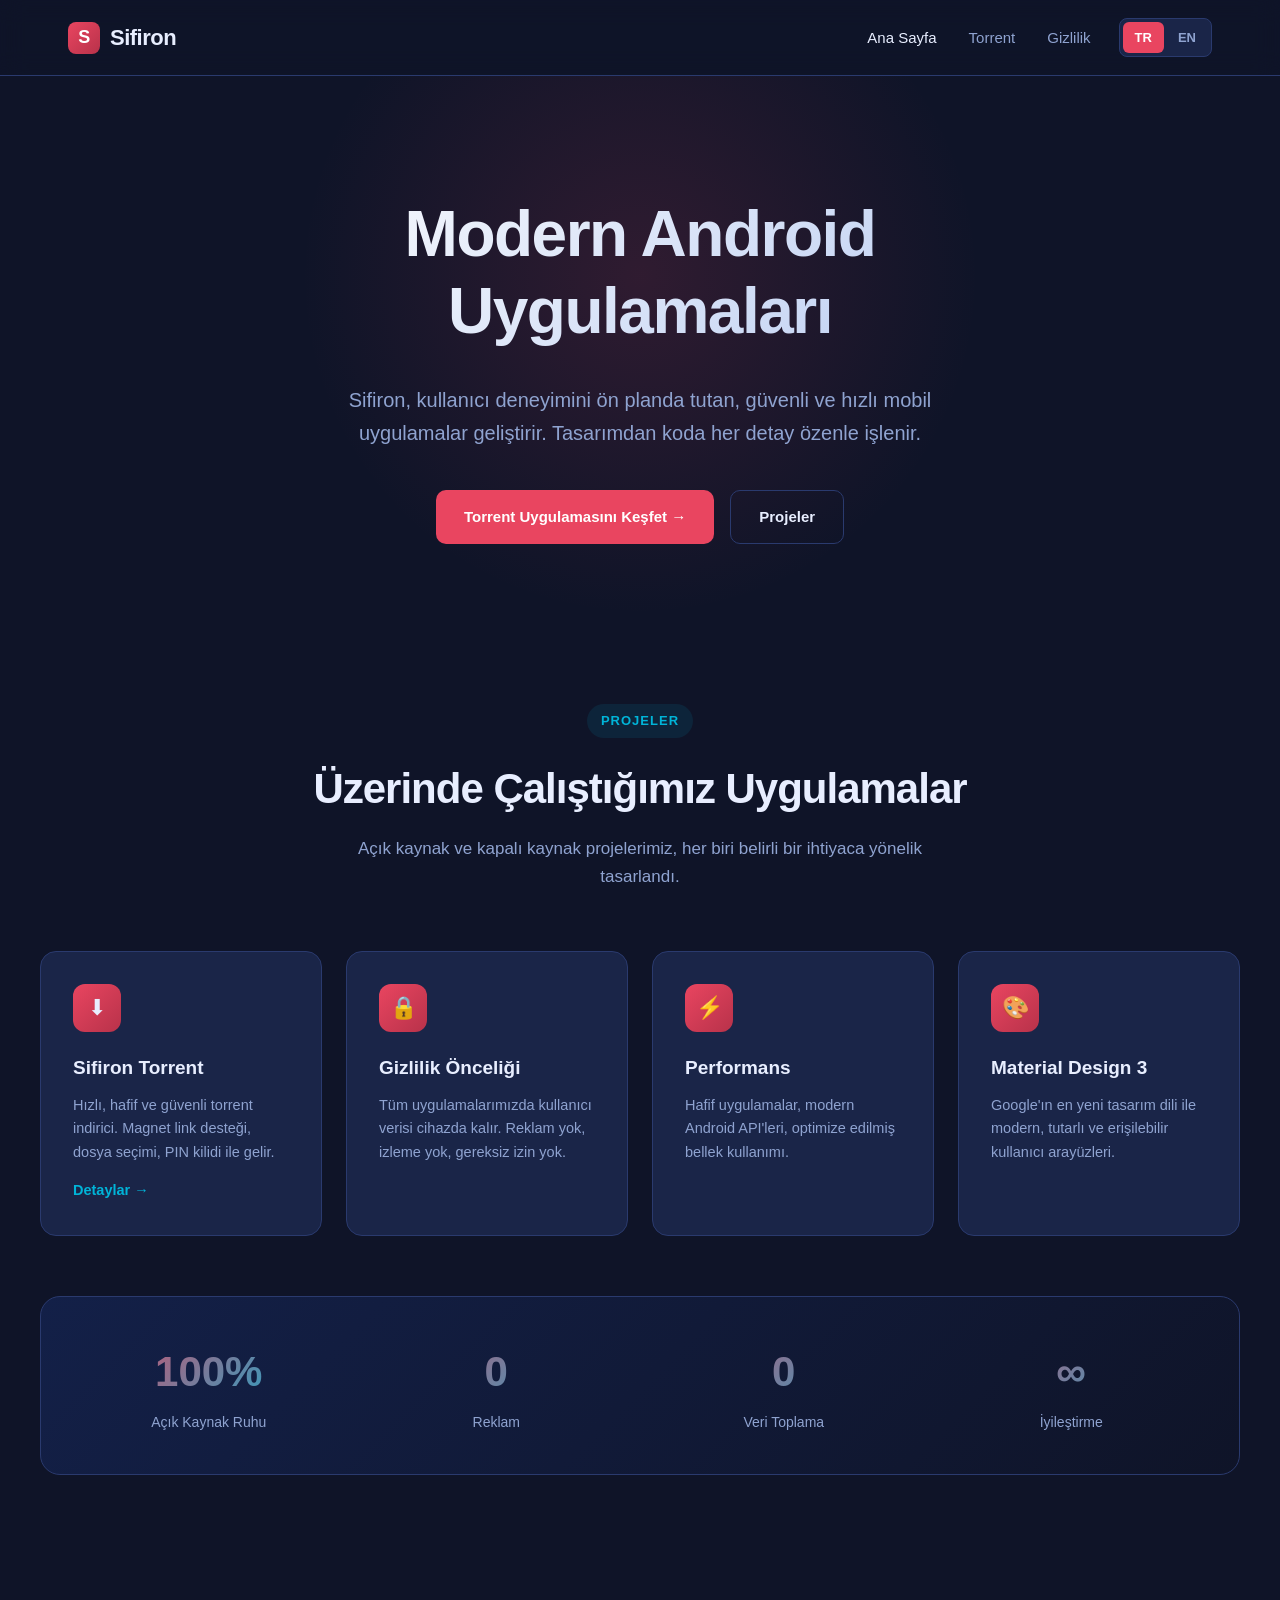
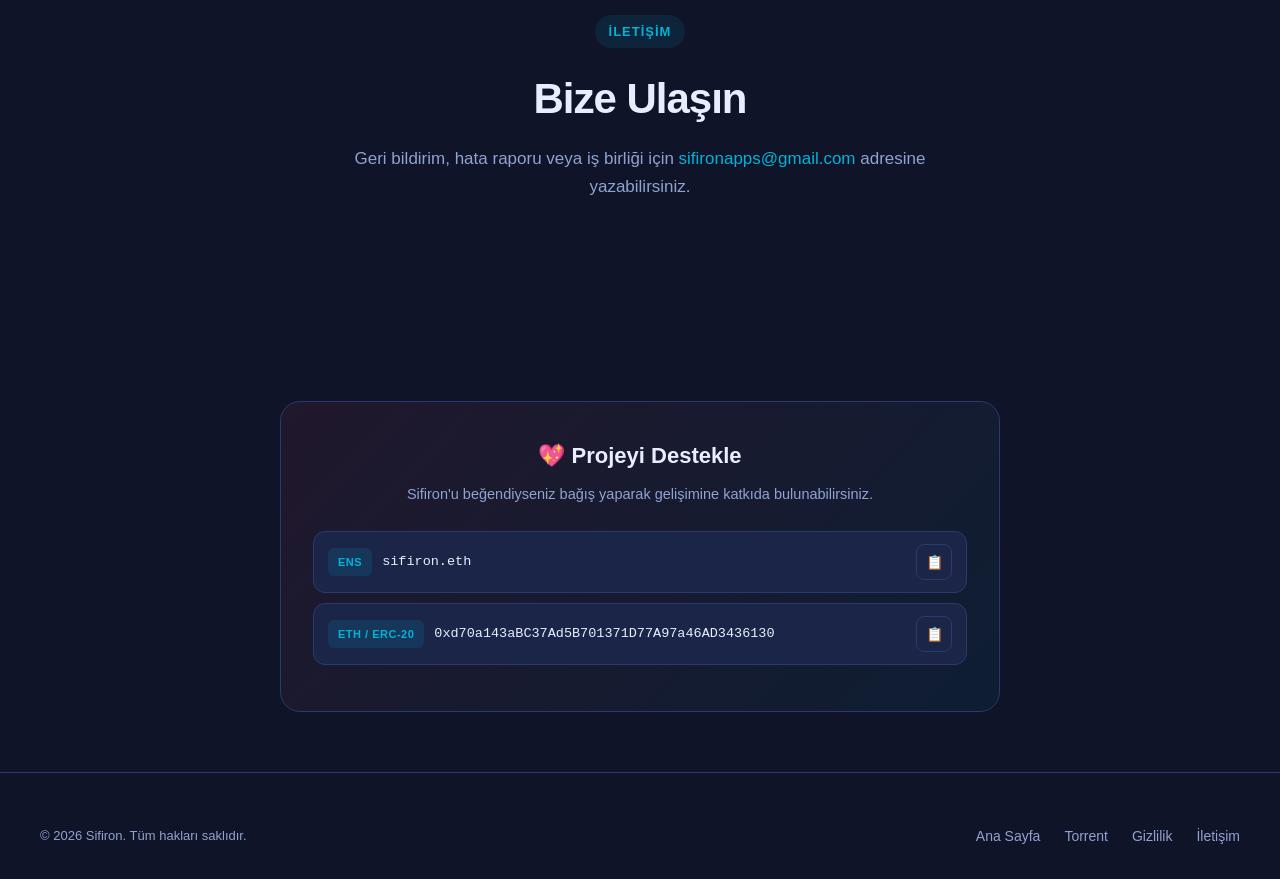
<file: index.html>
<!DOCTYPE html>
<html lang="tr">
<head>
<meta charset="UTF-8">
<meta name="viewport" content="width=device-width, initial-scale=1.0">
<meta name="description" content="Sifiron - Modern Android uygulamaları geliştiriyoruz. Hızlı, güvenli ve kullanıcı dostu.">
<title>Sifiron — Modern Android Uygulamaları</title>
<link rel="stylesheet" href="assets/style.css">
<link rel="icon" type="image/svg+xml" href="data:image/svg+xml,%3Csvg xmlns='http://www.w3.org/2000/svg' viewBox='0 0 100 100'%3E%3Crect width='100' height='100' rx='22' fill='%23E94560'/%3E%3Ctext x='50' y='65' font-family='Arial' font-size='50' font-weight='900' fill='white' text-anchor='middle'%3ES%3C/text%3E%3C/svg%3E">
</head>
<body>

<header>
  <nav class="nav">
    <a href="/" class="logo">
      <span class="logo-mark">S</span>
      <span>Sifiron</span>
    </a>
    <div class="nav-right">
      <ul class="nav-links">
        <li><a href="/" class="active">Ana Sayfa</a></li>
        <li><a href="/torrent/">Torrent</a></li>
        <li><a href="/privacy/">Gizlilik</a></li>
      </ul>
      <div class="lang-switch">
        <a href="/" class="active">TR</a>
        <a href="/en/">EN</a>
      </div>
    </div>
  </nav>
</header>

<section class="hero">
  <div class="hero-content">
    <h1>Modern Android<br>Uygulamaları</h1>
    <p>
      Sifiron, kullanıcı deneyimini ön planda tutan, güvenli ve hızlı
      mobil uygulamalar geliştirir. Tasarımdan koda her detay özenle işlenir.
    </p>
    <div class="cta-row">
      <a href="/torrent/" class="btn btn-primary">
        Torrent Uygulamasını Keşfet →
      </a>
      <a href="#projects" class="btn btn-ghost">Projeler</a>
    </div>
  </div>
</section>

<section id="projects">
  <div class="container">
    <div class="section-title">
      <span class="eyebrow">Projeler</span>
      <h2>Üzerinde Çalıştığımız Uygulamalar</h2>
      <p>Açık kaynak ve kapalı kaynak projelerimiz, her biri belirli bir
         ihtiyaca yönelik tasarlandı.</p>
    </div>

    <div class="features">
      <div class="feature-card">
        <div class="feature-icon">⬇</div>
        <h3>Sifiron Torrent</h3>
        <p>Hızlı, hafif ve güvenli torrent indirici. Magnet link desteği,
           dosya seçimi, PIN kilidi ile gelir.</p>
        <p style="margin-top:14px;">
          <a href="/torrent/" style="font-weight:600;">Detaylar →</a>
        </p>
      </div>

      <div class="feature-card">
        <div class="feature-icon">🔒</div>
        <h3>Gizlilik Önceliği</h3>
        <p>Tüm uygulamalarımızda kullanıcı verisi cihazda kalır. Reklam yok,
           izleme yok, gereksiz izin yok.</p>
      </div>

      <div class="feature-card">
        <div class="feature-icon">⚡</div>
        <h3>Performans</h3>
        <p>Hafif uygulamalar, modern Android API'leri, optimize edilmiş
           bellek kullanımı.</p>
      </div>

      <div class="feature-card">
        <div class="feature-icon">🎨</div>
        <h3>Material Design 3</h3>
        <p>Google'ın en yeni tasarım dili ile modern, tutarlı ve erişilebilir
           kullanıcı arayüzleri.</p>
      </div>
    </div>

    <div class="stats">
      <div class="stat-item">
        <div class="stat-num">100%</div>
        <div class="stat-label">Açık Kaynak Ruhu</div>
      </div>
      <div class="stat-item">
        <div class="stat-num">0</div>
        <div class="stat-label">Reklam</div>
      </div>
      <div class="stat-item">
        <div class="stat-num">0</div>
        <div class="stat-label">Veri Toplama</div>
      </div>
      <div class="stat-item">
        <div class="stat-num">∞</div>
        <div class="stat-label">İyileştirme</div>
      </div>
    </div>
  </div>
</section>

<section id="contact" style="padding-top:0;">
  <div class="container">
    <div class="section-title">
      <span class="eyebrow">İletişim</span>
      <h2>Bize Ulaşın</h2>
      <p>Geri bildirim, hata raporu veya iş birliği için
         <a href="mailto:sifironapps@gmail.com">sifironapps@gmail.com</a>
         adresine yazabilirsiniz.</p>
    </div>
  </div>
</section>

<section class="donation">
  <h3>💖 Projeyi Destekle</h3>
  <p class="donation-sub">
    Sifiron'u beğendiyseniz bağış yaparak gelişimine katkıda bulunabilirsiniz.
  </p>
  <div class="donation-row">
    <span class="chain">ENS</span>
    <span class="addr">sifiron.eth</span>
    <button class="copy-btn" data-copy="sifiron.eth" title="Kopyala">📋</button>
  </div>
  <div class="donation-row">
    <span class="chain">ETH / ERC-20</span>
    <span class="addr">0xd70a143aBC37Ad5B701371D77A97a46AD3436130</span>
    <button class="copy-btn" data-copy="0xd70a143aBC37Ad5B701371D77A97a46AD3436130" title="Kopyala">📋</button>
  </div>
</section>

<footer>
  <div class="footer-content">
    <div class="copyright">© 2026 Sifiron. Tüm hakları saklıdır.</div>
    <ul class="footer-links">
      <li><a href="/">Ana Sayfa</a></li>
      <li><a href="/torrent/">Torrent</a></li>
      <li><a href="/privacy/">Gizlilik</a></li>
      <li><a href="mailto:sifironapps@gmail.com">İletişim</a></li>
    </ul>
  </div>
</footer>

<script src="assets/copy.js"></script>
</body>
</html>
</file>
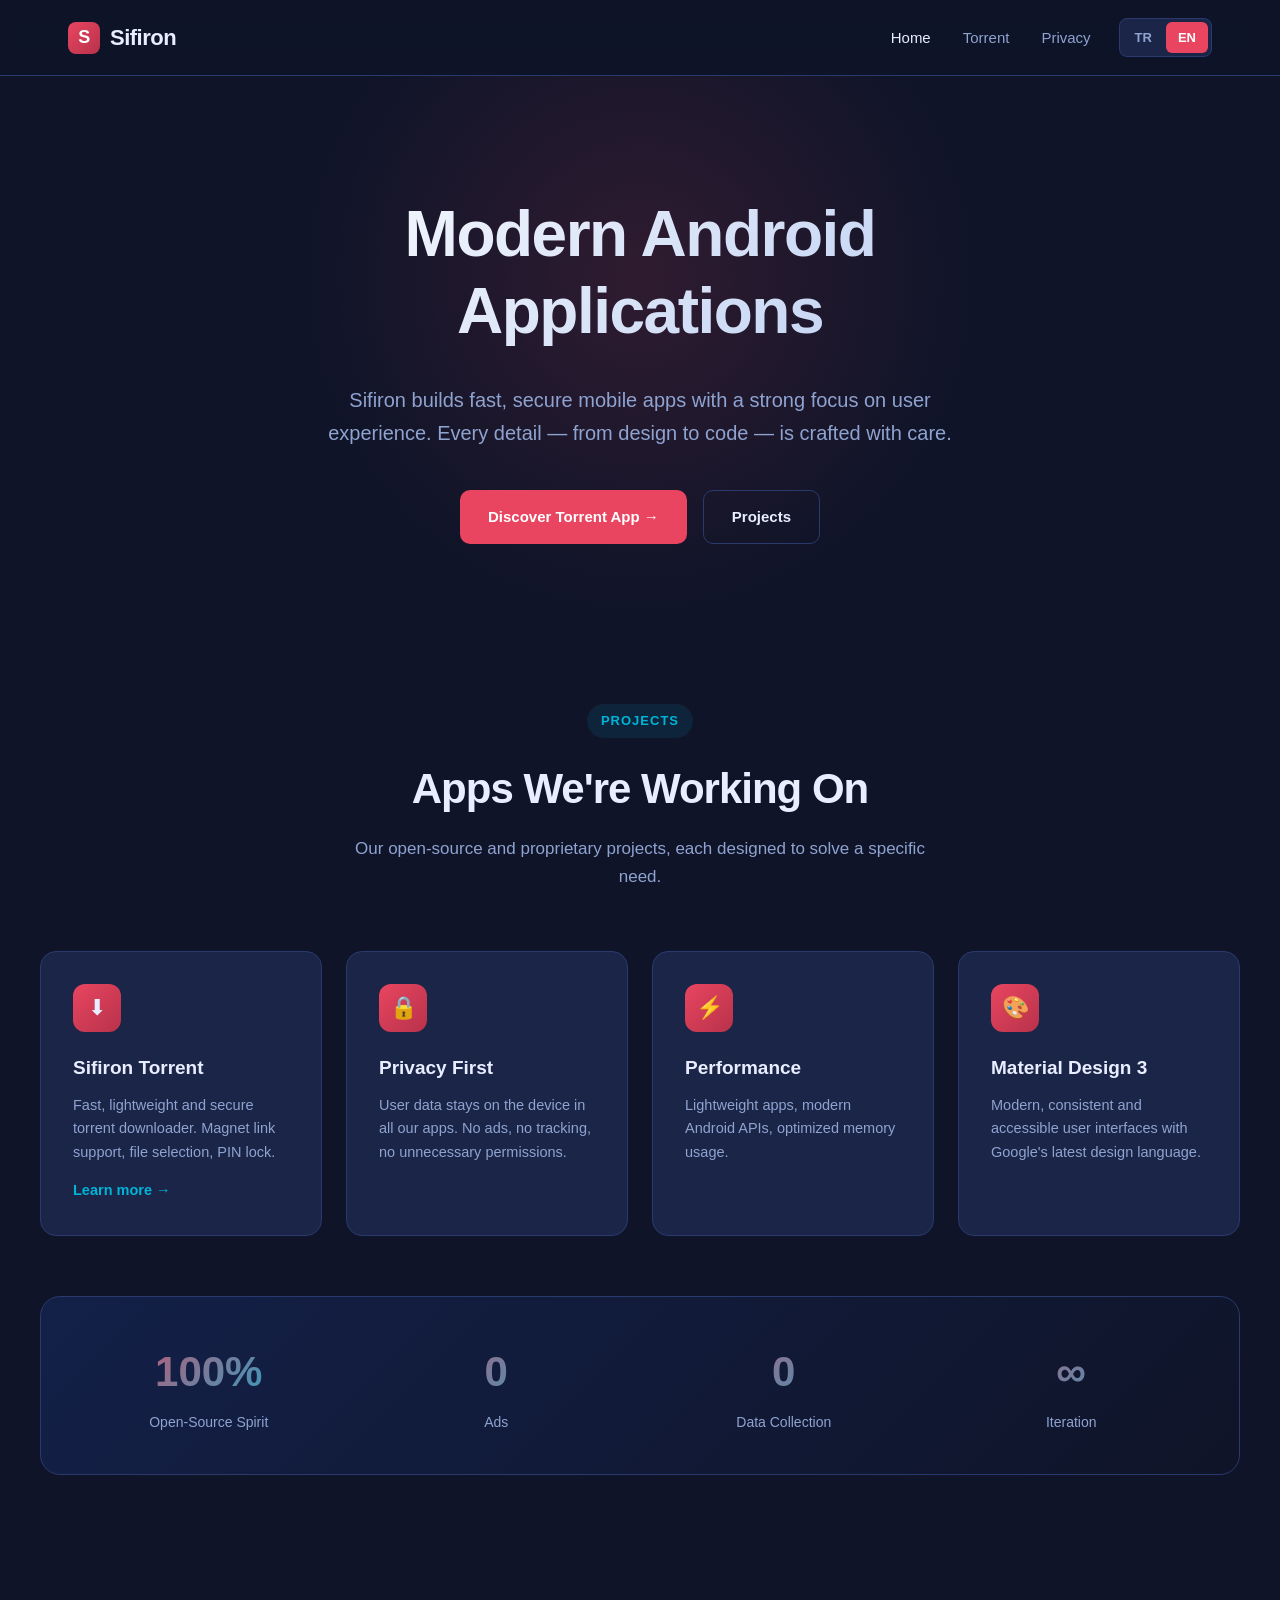
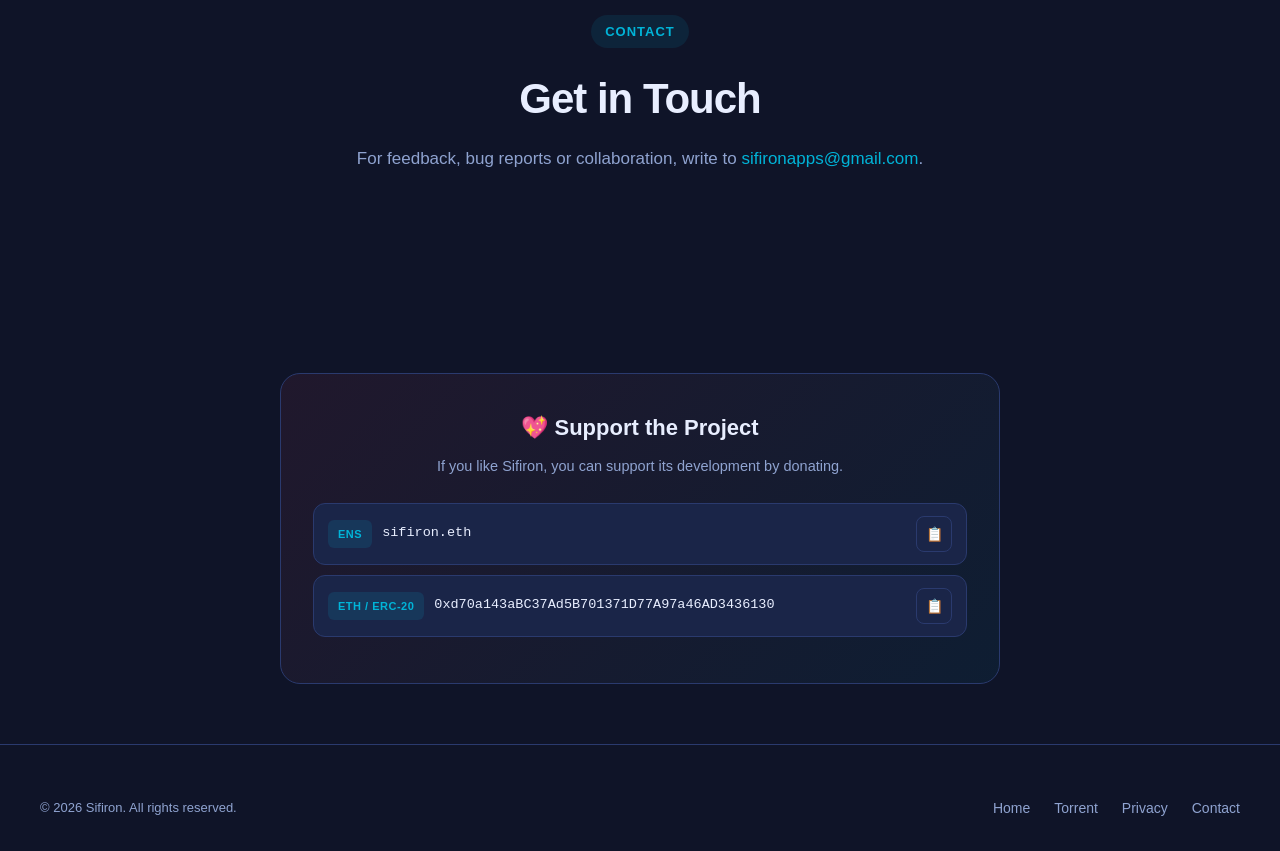
<file: en/index.html>
<!DOCTYPE html>
<html lang="en">
<head>
<meta charset="UTF-8">
<meta name="viewport" content="width=device-width, initial-scale=1.0">
<meta name="description" content="Sifiron - We build modern Android apps. Fast, secure, user-friendly.">
<title>Sifiron — Modern Android Apps</title>
<link rel="stylesheet" href="../assets/style.css">
<link rel="icon" type="image/svg+xml" href="data:image/svg+xml,%3Csvg xmlns='http://www.w3.org/2000/svg' viewBox='0 0 100 100'%3E%3Crect width='100' height='100' rx='22' fill='%23E94560'/%3E%3Ctext x='50' y='65' font-family='Arial' font-size='50' font-weight='900' fill='white' text-anchor='middle'%3ES%3C/text%3E%3C/svg%3E">
</head>
<body>

<header>
  <nav class="nav">
    <a href="/en/" class="logo">
      <span class="logo-mark">S</span>
      <span>Sifiron</span>
    </a>
    <div class="nav-right">
      <ul class="nav-links">
        <li><a href="/en/" class="active">Home</a></li>
        <li><a href="/en/torrent/">Torrent</a></li>
        <li><a href="/en/privacy/">Privacy</a></li>
      </ul>
      <div class="lang-switch">
        <a href="/">TR</a>
        <a href="/en/" class="active">EN</a>
      </div>
    </div>
  </nav>
</header>

<section class="hero">
  <div class="hero-content">
    <h1>Modern Android<br>Applications</h1>
    <p>
      Sifiron builds fast, secure mobile apps with a strong focus on
      user experience. Every detail — from design to code — is crafted
      with care.
    </p>
    <div class="cta-row">
      <a href="/en/torrent/" class="btn btn-primary">
        Discover Torrent App →
      </a>
      <a href="#projects" class="btn btn-ghost">Projects</a>
    </div>
  </div>
</section>

<section id="projects">
  <div class="container">
    <div class="section-title">
      <span class="eyebrow">Projects</span>
      <h2>Apps We're Working On</h2>
      <p>Our open-source and proprietary projects, each designed to solve
         a specific need.</p>
    </div>

    <div class="features">
      <div class="feature-card">
        <div class="feature-icon">⬇</div>
        <h3>Sifiron Torrent</h3>
        <p>Fast, lightweight and secure torrent downloader. Magnet link
           support, file selection, PIN lock.</p>
        <p style="margin-top:14px;">
          <a href="/en/torrent/" style="font-weight:600;">Learn more →</a>
        </p>
      </div>

      <div class="feature-card">
        <div class="feature-icon">🔒</div>
        <h3>Privacy First</h3>
        <p>User data stays on the device in all our apps. No ads,
           no tracking, no unnecessary permissions.</p>
      </div>

      <div class="feature-card">
        <div class="feature-icon">⚡</div>
        <h3>Performance</h3>
        <p>Lightweight apps, modern Android APIs, optimized memory
           usage.</p>
      </div>

      <div class="feature-card">
        <div class="feature-icon">🎨</div>
        <h3>Material Design 3</h3>
        <p>Modern, consistent and accessible user interfaces with Google's
           latest design language.</p>
      </div>
    </div>

    <div class="stats">
      <div class="stat-item">
        <div class="stat-num">100%</div>
        <div class="stat-label">Open-Source Spirit</div>
      </div>
      <div class="stat-item">
        <div class="stat-num">0</div>
        <div class="stat-label">Ads</div>
      </div>
      <div class="stat-item">
        <div class="stat-num">0</div>
        <div class="stat-label">Data Collection</div>
      </div>
      <div class="stat-item">
        <div class="stat-num">∞</div>
        <div class="stat-label">Iteration</div>
      </div>
    </div>
  </div>
</section>

<section id="contact" style="padding-top:0;">
  <div class="container">
    <div class="section-title">
      <span class="eyebrow">Contact</span>
      <h2>Get in Touch</h2>
      <p>For feedback, bug reports or collaboration, write to
         <a href="mailto:sifironapps@gmail.com">sifironapps@gmail.com</a>.</p>
    </div>
  </div>
</section>

<section class="donation">
  <h3>💖 Support the Project</h3>
  <p class="donation-sub">
    If you like Sifiron, you can support its development by donating.
  </p>
  <div class="donation-row">
    <span class="chain">ENS</span>
    <span class="addr">sifiron.eth</span>
    <button class="copy-btn" data-copy="sifiron.eth" title="Copy">📋</button>
  </div>
  <div class="donation-row">
    <span class="chain">ETH / ERC-20</span>
    <span class="addr">0xd70a143aBC37Ad5B701371D77A97a46AD3436130</span>
    <button class="copy-btn" data-copy="0xd70a143aBC37Ad5B701371D77A97a46AD3436130" title="Copy">📋</button>
  </div>
</section>

<footer>
  <div class="footer-content">
    <div class="copyright">© 2026 Sifiron. All rights reserved.</div>
    <ul class="footer-links">
      <li><a href="/en/">Home</a></li>
      <li><a href="/en/torrent/">Torrent</a></li>
      <li><a href="/en/privacy/">Privacy</a></li>
      <li><a href="mailto:sifironapps@gmail.com">Contact</a></li>
    </ul>
  </div>
</footer>

<script src="../assets/copy.js"></script>
</body>
</html>
</file>
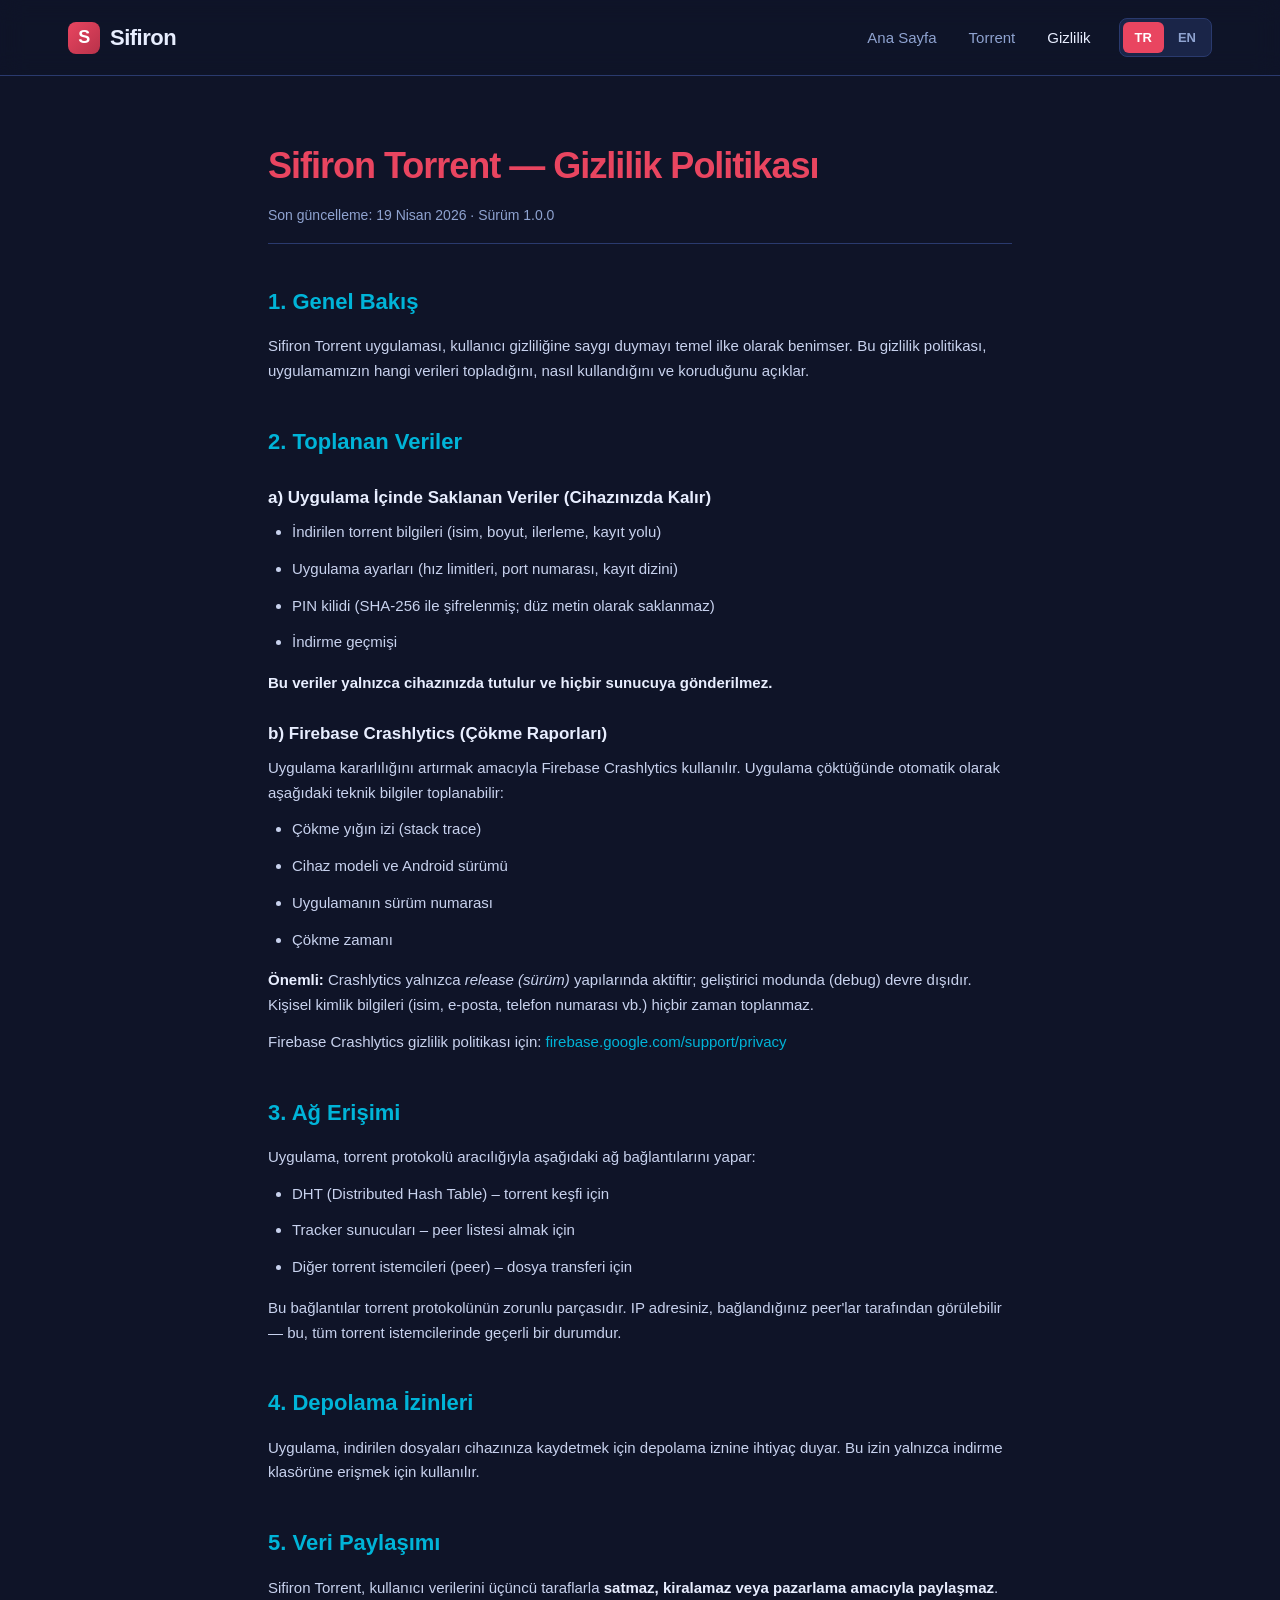
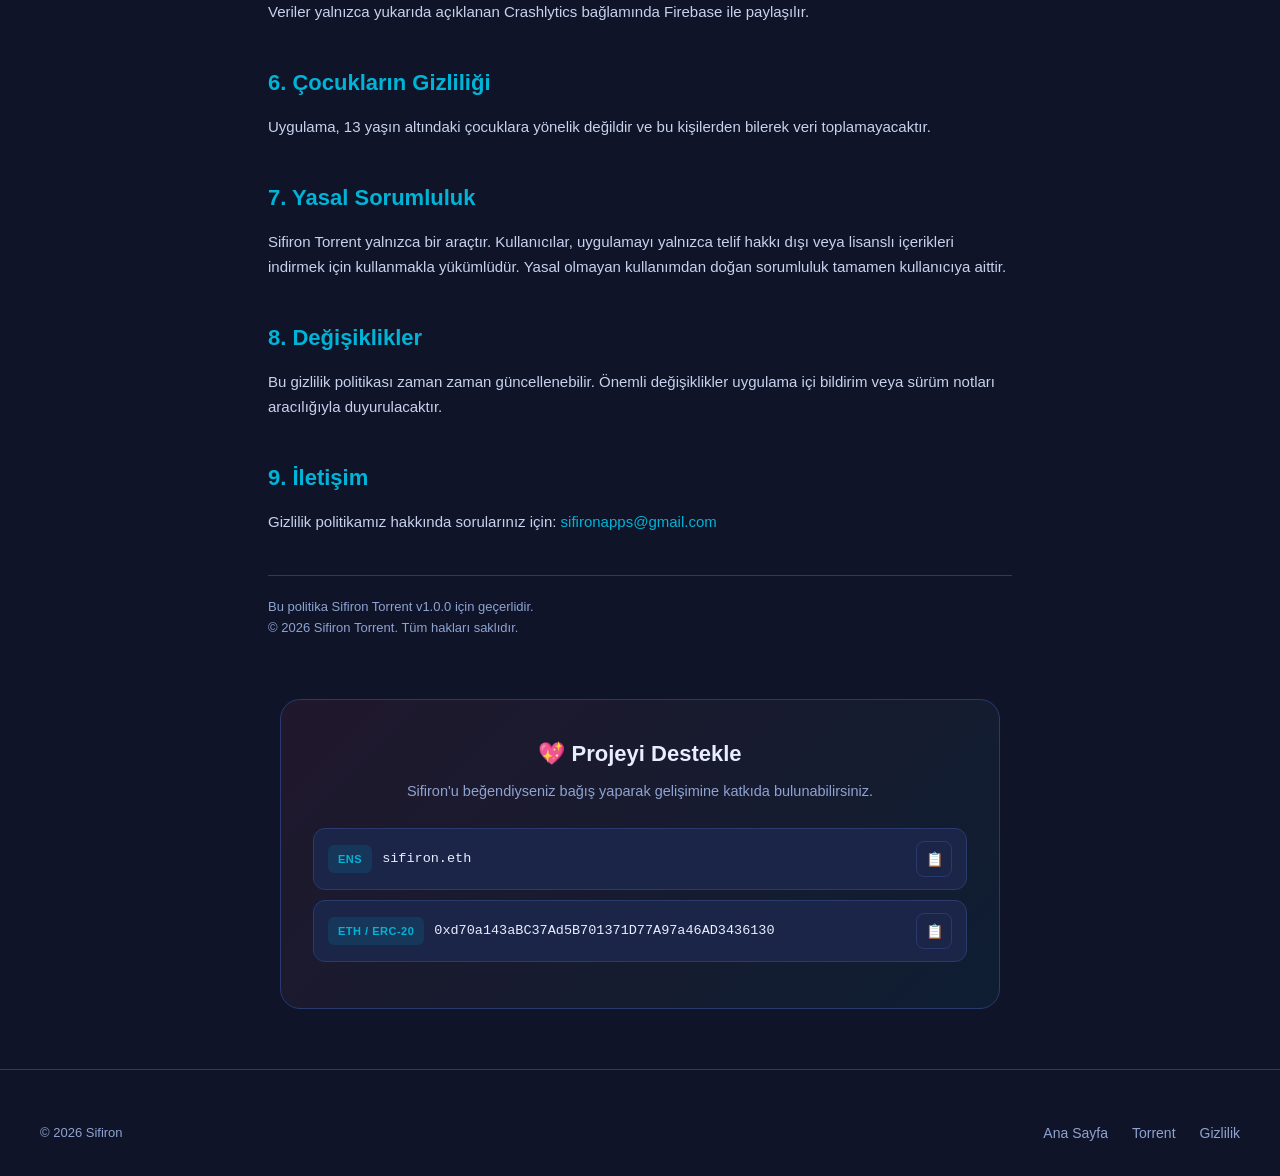
<file: privacy/index.html>
<!DOCTYPE html>
<html lang="tr">
<head>
<meta charset="UTF-8">
<meta name="viewport" content="width=device-width, initial-scale=1.0">
<meta name="description" content="Sifiron Torrent uygulaması gizlilik politikası">
<title>Gizlilik Politikası — Sifiron Torrent</title>
<link rel="stylesheet" href="../assets/style.css">
<link rel="icon" type="image/svg+xml" href="data:image/svg+xml,%3Csvg xmlns='http://www.w3.org/2000/svg' viewBox='0 0 100 100'%3E%3Crect width='100' height='100' rx='22' fill='%23E94560'/%3E%3Ctext x='50' y='65' font-family='Arial' font-size='50' font-weight='900' fill='white' text-anchor='middle'%3ES%3C/text%3E%3C/svg%3E">
</head>
<body>

<header>
  <nav class="nav">
    <a href="/" class="logo">
      <span class="logo-mark">S</span>
      <span>Sifiron</span>
    </a>
    <div class="nav-right">
      <ul class="nav-links">
        <li><a href="/">Ana Sayfa</a></li>
        <li><a href="/torrent/">Torrent</a></li>
        <li><a href="/privacy/" class="active">Gizlilik</a></li>
      </ul>
      <div class="lang-switch">
        <a href="/privacy/" class="active">TR</a>
        <a href="/en/privacy/">EN</a>
      </div>
    </div>
  </nav>
</header>

<main class="doc">
  <h1>Sifiron Torrent — Gizlilik Politikası</h1>
  <div class="meta">Son güncelleme: 19 Nisan 2026 · Sürüm 1.0.0</div>

  <h2>1. Genel Bakış</h2>
  <p>
    Sifiron Torrent uygulaması, kullanıcı gizliliğine saygı duymayı temel
    ilke olarak benimser. Bu gizlilik politikası, uygulamamızın hangi
    verileri topladığını, nasıl kullandığını ve koruduğunu açıklar.
  </p>

  <h2>2. Toplanan Veriler</h2>

  <h3>a) Uygulama İçinde Saklanan Veriler (Cihazınızda Kalır)</h3>
  <ul>
    <li>İndirilen torrent bilgileri (isim, boyut, ilerleme, kayıt yolu)</li>
    <li>Uygulama ayarları (hız limitleri, port numarası, kayıt dizini)</li>
    <li>PIN kilidi (SHA-256 ile şifrelenmiş; düz metin olarak saklanmaz)</li>
    <li>İndirme geçmişi</li>
  </ul>
  <p><strong>Bu veriler yalnızca cihazınızda tutulur ve hiçbir sunucuya
     gönderilmez.</strong></p>

  <h3>b) Firebase Crashlytics (Çökme Raporları)</h3>
  <p>
    Uygulama kararlılığını artırmak amacıyla Firebase Crashlytics kullanılır.
    Uygulama çöktüğünde otomatik olarak aşağıdaki teknik bilgiler toplanabilir:
  </p>
  <ul>
    <li>Çökme yığın izi (stack trace)</li>
    <li>Cihaz modeli ve Android sürümü</li>
    <li>Uygulamanın sürüm numarası</li>
    <li>Çökme zamanı</li>
  </ul>
  <p>
    <strong>Önemli:</strong> Crashlytics yalnızca <em>release (sürüm)</em>
    yapılarında aktiftir; geliştirici modunda (debug) devre dışıdır.
    Kişisel kimlik bilgileri (isim, e-posta, telefon numarası vb.)
    hiçbir zaman toplanmaz.
  </p>
  <p>
    Firebase Crashlytics gizlilik politikası için:
    <a href="https://firebase.google.com/support/privacy" target="_blank" rel="noopener">
      firebase.google.com/support/privacy
    </a>
  </p>

  <h2>3. Ağ Erişimi</h2>
  <p>Uygulama, torrent protokolü aracılığıyla aşağıdaki ağ bağlantılarını yapar:</p>
  <ul>
    <li>DHT (Distributed Hash Table) – torrent keşfi için</li>
    <li>Tracker sunucuları – peer listesi almak için</li>
    <li>Diğer torrent istemcileri (peer) – dosya transferi için</li>
  </ul>
  <p>
    Bu bağlantılar torrent protokolünün zorunlu parçasıdır.
    IP adresiniz, bağlandığınız peer'lar tarafından görülebilir —
    bu, tüm torrent istemcilerinde geçerli bir durumdur.
  </p>

  <h2>4. Depolama İzinleri</h2>
  <p>
    Uygulama, indirilen dosyaları cihazınıza kaydetmek için depolama iznine
    ihtiyaç duyar. Bu izin yalnızca indirme klasörüne erişmek için kullanılır.
  </p>

  <h2>5. Veri Paylaşımı</h2>
  <p>
    Sifiron Torrent, kullanıcı verilerini üçüncü taraflarla
    <strong>satmaz, kiralamaz veya pazarlama amacıyla paylaşmaz</strong>.
    Veriler yalnızca yukarıda açıklanan Crashlytics bağlamında Firebase
    ile paylaşılır.
  </p>

  <h2>6. Çocukların Gizliliği</h2>
  <p>
    Uygulama, 13 yaşın altındaki çocuklara yönelik değildir ve bu kişilerden
    bilerek veri toplamayacaktır.
  </p>

  <h2>7. Yasal Sorumluluk</h2>
  <p>
    Sifiron Torrent yalnızca bir araçtır. Kullanıcılar, uygulamayı yalnızca
    telif hakkı dışı veya lisanslı içerikleri indirmek için kullanmakla
    yükümlüdür. Yasal olmayan kullanımdan doğan sorumluluk tamamen
    kullanıcıya aittir.
  </p>

  <h2>8. Değişiklikler</h2>
  <p>
    Bu gizlilik politikası zaman zaman güncellenebilir. Önemli değişiklikler
    uygulama içi bildirim veya sürüm notları aracılığıyla duyurulacaktır.
  </p>

  <h2>9. İletişim</h2>
  <p>
    Gizlilik politikamız hakkında sorularınız için:
    <a href="mailto:sifironapps@gmail.com">sifironapps@gmail.com</a>
  </p>

  <hr>
  <p style="color:var(--text-mute); font-size:13px;">
    Bu politika Sifiron Torrent v1.0.0 için geçerlidir.<br>
    © 2026 Sifiron Torrent. Tüm hakları saklıdır.
  </p>
</main>

<section class="donation">
  <h3>💖 Projeyi Destekle</h3>
  <p class="donation-sub">
    Sifiron'u beğendiyseniz bağış yaparak gelişimine katkıda bulunabilirsiniz.
  </p>
  <div class="donation-row">
    <span class="chain">ENS</span>
    <span class="addr">sifiron.eth</span>
    <button class="copy-btn" data-copy="sifiron.eth" title="Kopyala">📋</button>
  </div>
  <div class="donation-row">
    <span class="chain">ETH / ERC-20</span>
    <span class="addr">0xd70a143aBC37Ad5B701371D77A97a46AD3436130</span>
    <button class="copy-btn" data-copy="0xd70a143aBC37Ad5B701371D77A97a46AD3436130" title="Kopyala">📋</button>
  </div>
</section>

<footer>
  <div class="footer-content">
    <div class="copyright">© 2026 Sifiron</div>
    <ul class="footer-links">
      <li><a href="/">Ana Sayfa</a></li>
      <li><a href="/torrent/">Torrent</a></li>
      <li><a href="/privacy/">Gizlilik</a></li>
    </ul>
  </div>
</footer>

<script src="../assets/copy.js"></script>
</body>
</html>
</file>
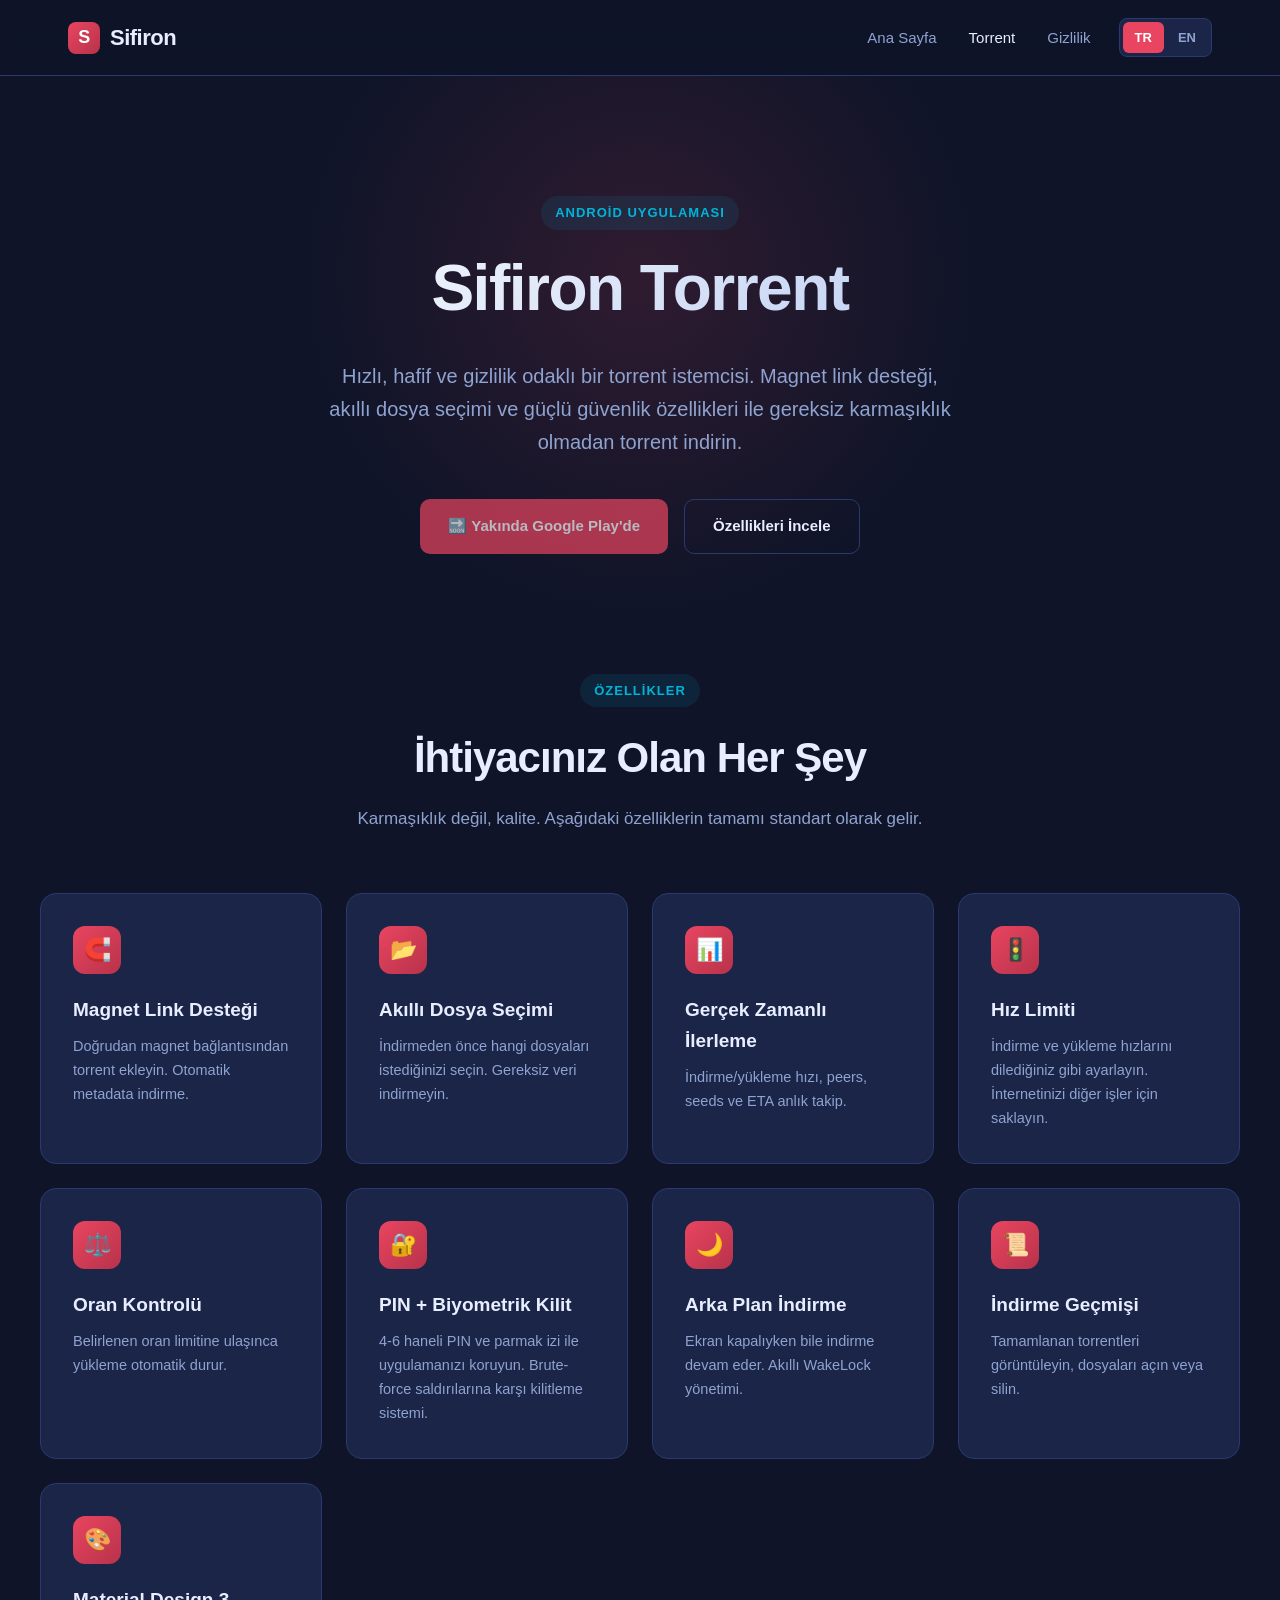
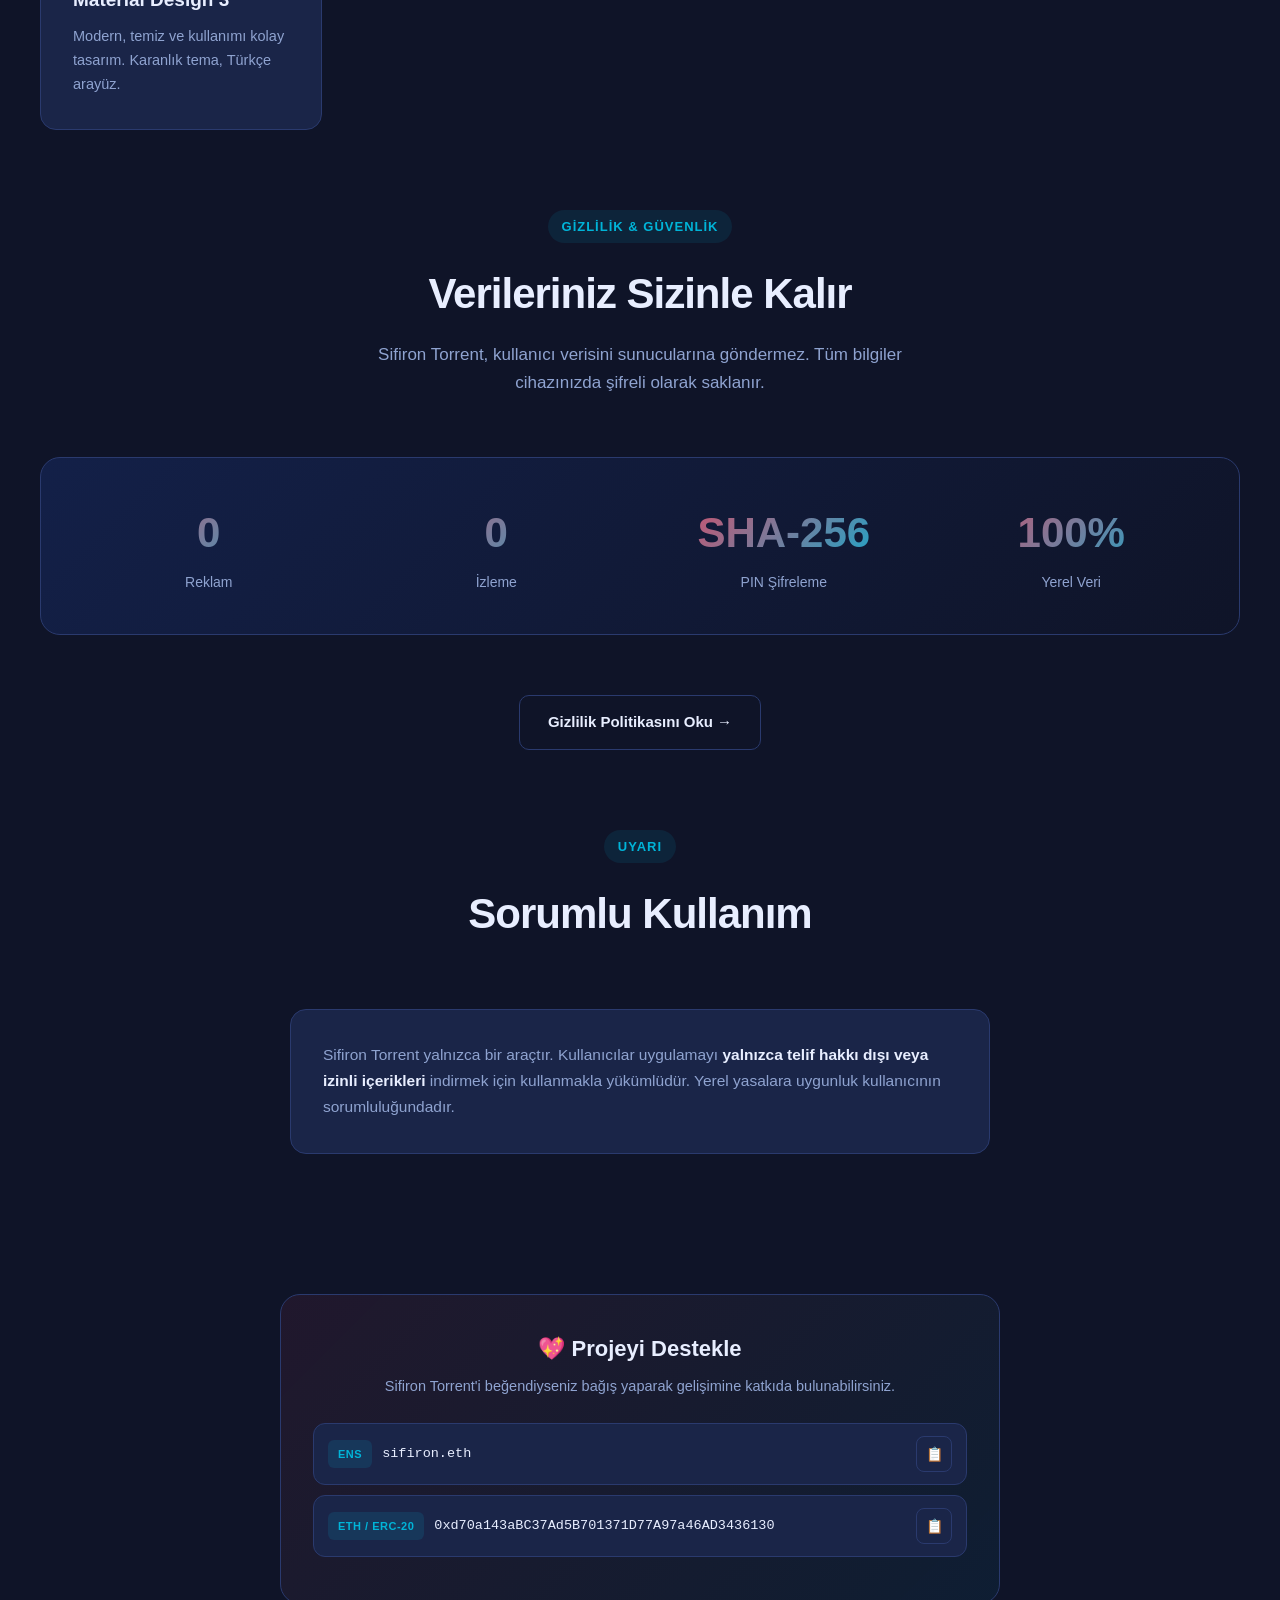
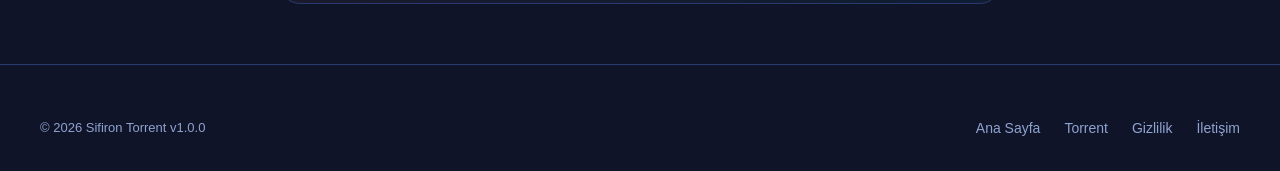
<file: torrent/index.html>
<!DOCTYPE html>
<html lang="tr">
<head>
<meta charset="UTF-8">
<meta name="viewport" content="width=device-width, initial-scale=1.0">
<meta name="description" content="Sifiron Torrent - Android için hızlı, hafif ve güvenli torrent indirici. Magnet link, dosya seçimi, PIN kilidi.">
<title>Sifiron Torrent — Hızlı & Güvenli Torrent İndirici</title>
<link rel="stylesheet" href="../assets/style.css">
<link rel="icon" type="image/svg+xml" href="data:image/svg+xml,%3Csvg xmlns='http://www.w3.org/2000/svg' viewBox='0 0 100 100'%3E%3Crect width='100' height='100' rx='22' fill='%23E94560'/%3E%3Ctext x='50' y='65' font-family='Arial' font-size='50' font-weight='900' fill='white' text-anchor='middle'%3ES%3C/text%3E%3C/svg%3E">
</head>
<body>

<header>
  <nav class="nav">
    <a href="/" class="logo">
      <span class="logo-mark">S</span>
      <span>Sifiron</span>
    </a>
    <div class="nav-right">
      <ul class="nav-links">
        <li><a href="/">Ana Sayfa</a></li>
        <li><a href="/torrent/" class="active">Torrent</a></li>
        <li><a href="/privacy/">Gizlilik</a></li>
      </ul>
      <div class="lang-switch">
        <a href="/torrent/" class="active">TR</a>
        <a href="/en/torrent/">EN</a>
      </div>
    </div>
  </nav>
</header>

<section class="hero">
  <div class="hero-content">
    <span class="eyebrow" style="display:inline-block; padding:6px 14px;
          background:rgba(0, 180, 216, 0.1); color:var(--accent-2);
          font-size:13px; font-weight:600; letter-spacing:1px;
          text-transform:uppercase; border-radius:100px; margin-bottom:20px;">
      Android Uygulaması
    </span>
    <h1>Sifiron Torrent</h1>
    <p>Hızlı, hafif ve gizlilik odaklı bir torrent istemcisi.
       Magnet link desteği, akıllı dosya seçimi ve güçlü güvenlik özellikleri
       ile gereksiz karmaşıklık olmadan torrent indirin.</p>
    <div class="cta-row">
      <a href="#" class="btn btn-primary" style="opacity:0.7; cursor:not-allowed;">
        🔜 Yakında Google Play'de
      </a>
      <a href="#features" class="btn btn-ghost">Özellikleri İncele</a>
    </div>
  </div>
</section>

<section id="features" style="padding-top:40px;">
  <div class="container">
    <div class="section-title">
      <span class="eyebrow">Özellikler</span>
      <h2>İhtiyacınız Olan Her Şey</h2>
      <p>Karmaşıklık değil, kalite. Aşağıdaki özelliklerin tamamı standart olarak gelir.</p>
    </div>

    <div class="features">
      <div class="feature-card">
        <div class="feature-icon">🧲</div>
        <h3>Magnet Link Desteği</h3>
        <p>Doğrudan magnet bağlantısından torrent ekleyin.
           Otomatik metadata indirme.</p>
      </div>
      <div class="feature-card">
        <div class="feature-icon">📂</div>
        <h3>Akıllı Dosya Seçimi</h3>
        <p>İndirmeden önce hangi dosyaları istediğinizi seçin.
           Gereksiz veri indirmeyin.</p>
      </div>
      <div class="feature-card">
        <div class="feature-icon">📊</div>
        <h3>Gerçek Zamanlı İlerleme</h3>
        <p>İndirme/yükleme hızı, peers, seeds ve ETA anlık takip.</p>
      </div>
      <div class="feature-card">
        <div class="feature-icon">🚦</div>
        <h3>Hız Limiti</h3>
        <p>İndirme ve yükleme hızlarını dilediğiniz gibi ayarlayın.
           İnternetinizi diğer işler için saklayın.</p>
      </div>
      <div class="feature-card">
        <div class="feature-icon">⚖️</div>
        <h3>Oran Kontrolü</h3>
        <p>Belirlenen oran limitine ulaşınca yükleme otomatik durur.</p>
      </div>
      <div class="feature-card">
        <div class="feature-icon">🔐</div>
        <h3>PIN + Biyometrik Kilit</h3>
        <p>4-6 haneli PIN ve parmak izi ile uygulamanızı koruyun.
           Brute-force saldırılarına karşı kilitleme sistemi.</p>
      </div>
      <div class="feature-card">
        <div class="feature-icon">🌙</div>
        <h3>Arka Plan İndirme</h3>
        <p>Ekran kapalıyken bile indirme devam eder.
           Akıllı WakeLock yönetimi.</p>
      </div>
      <div class="feature-card">
        <div class="feature-icon">📜</div>
        <h3>İndirme Geçmişi</h3>
        <p>Tamamlanan torrentleri görüntüleyin, dosyaları açın
           veya silin.</p>
      </div>
      <div class="feature-card">
        <div class="feature-icon">🎨</div>
        <h3>Material Design 3</h3>
        <p>Modern, temiz ve kullanımı kolay tasarım.
           Karanlık tema, Türkçe arayüz.</p>
      </div>
    </div>
  </div>
</section>

<section style="padding-top:0;">
  <div class="container">
    <div class="section-title">
      <span class="eyebrow">Gizlilik & Güvenlik</span>
      <h2>Verileriniz Sizinle Kalır</h2>
      <p>Sifiron Torrent, kullanıcı verisini sunucularına göndermez.
         Tüm bilgiler cihazınızda şifreli olarak saklanır.</p>
    </div>

    <div class="stats">
      <div class="stat-item">
        <div class="stat-num">0</div>
        <div class="stat-label">Reklam</div>
      </div>
      <div class="stat-item">
        <div class="stat-num">0</div>
        <div class="stat-label">İzleme</div>
      </div>
      <div class="stat-item">
        <div class="stat-num">SHA-256</div>
        <div class="stat-label">PIN Şifreleme</div>
      </div>
      <div class="stat-item">
        <div class="stat-num">100%</div>
        <div class="stat-label">Yerel Veri</div>
      </div>
    </div>

    <div style="text-align:center; margin-top:40px;">
      <a href="/privacy/" class="btn btn-ghost">Gizlilik Politikasını Oku →</a>
    </div>
  </div>
</section>

<section style="padding-top:0;">
  <div class="container">
    <div class="section-title">
      <span class="eyebrow">Uyarı</span>
      <h2>Sorumlu Kullanım</h2>
    </div>
    <div style="max-width:700px; margin:0 auto; padding:32px;
                background:var(--bg-card); border:1px solid var(--border);
                border-radius:16px;">
      <p style="color:var(--text-mute); font-size:15.5px; line-height:1.7;">
        Sifiron Torrent yalnızca bir araçtır. Kullanıcılar uygulamayı
        <strong style="color:var(--text);">yalnızca telif hakkı dışı veya
        izinli içerikleri</strong> indirmek için kullanmakla yükümlüdür.
        Yerel yasalara uygunluk kullanıcının sorumluluğundadır.
      </p>
    </div>
  </div>
</section>

<section class="donation">
  <h3>💖 Projeyi Destekle</h3>
  <p class="donation-sub">
    Sifiron Torrent'i beğendiyseniz bağış yaparak gelişimine katkıda bulunabilirsiniz.
  </p>
  <div class="donation-row">
    <span class="chain">ENS</span>
    <span class="addr">sifiron.eth</span>
    <button class="copy-btn" data-copy="sifiron.eth" title="Kopyala">📋</button>
  </div>
  <div class="donation-row">
    <span class="chain">ETH / ERC-20</span>
    <span class="addr">0xd70a143aBC37Ad5B701371D77A97a46AD3436130</span>
    <button class="copy-btn" data-copy="0xd70a143aBC37Ad5B701371D77A97a46AD3436130" title="Kopyala">📋</button>
  </div>
</section>

<footer>
  <div class="footer-content">
    <div class="copyright">© 2026 Sifiron Torrent v1.0.0</div>
    <ul class="footer-links">
      <li><a href="/">Ana Sayfa</a></li>
      <li><a href="/torrent/">Torrent</a></li>
      <li><a href="/privacy/">Gizlilik</a></li>
      <li><a href="mailto:sifironapps@gmail.com">İletişim</a></li>
    </ul>
  </div>
</footer>

<script src="../assets/copy.js"></script>
</body>
</html>
</file>
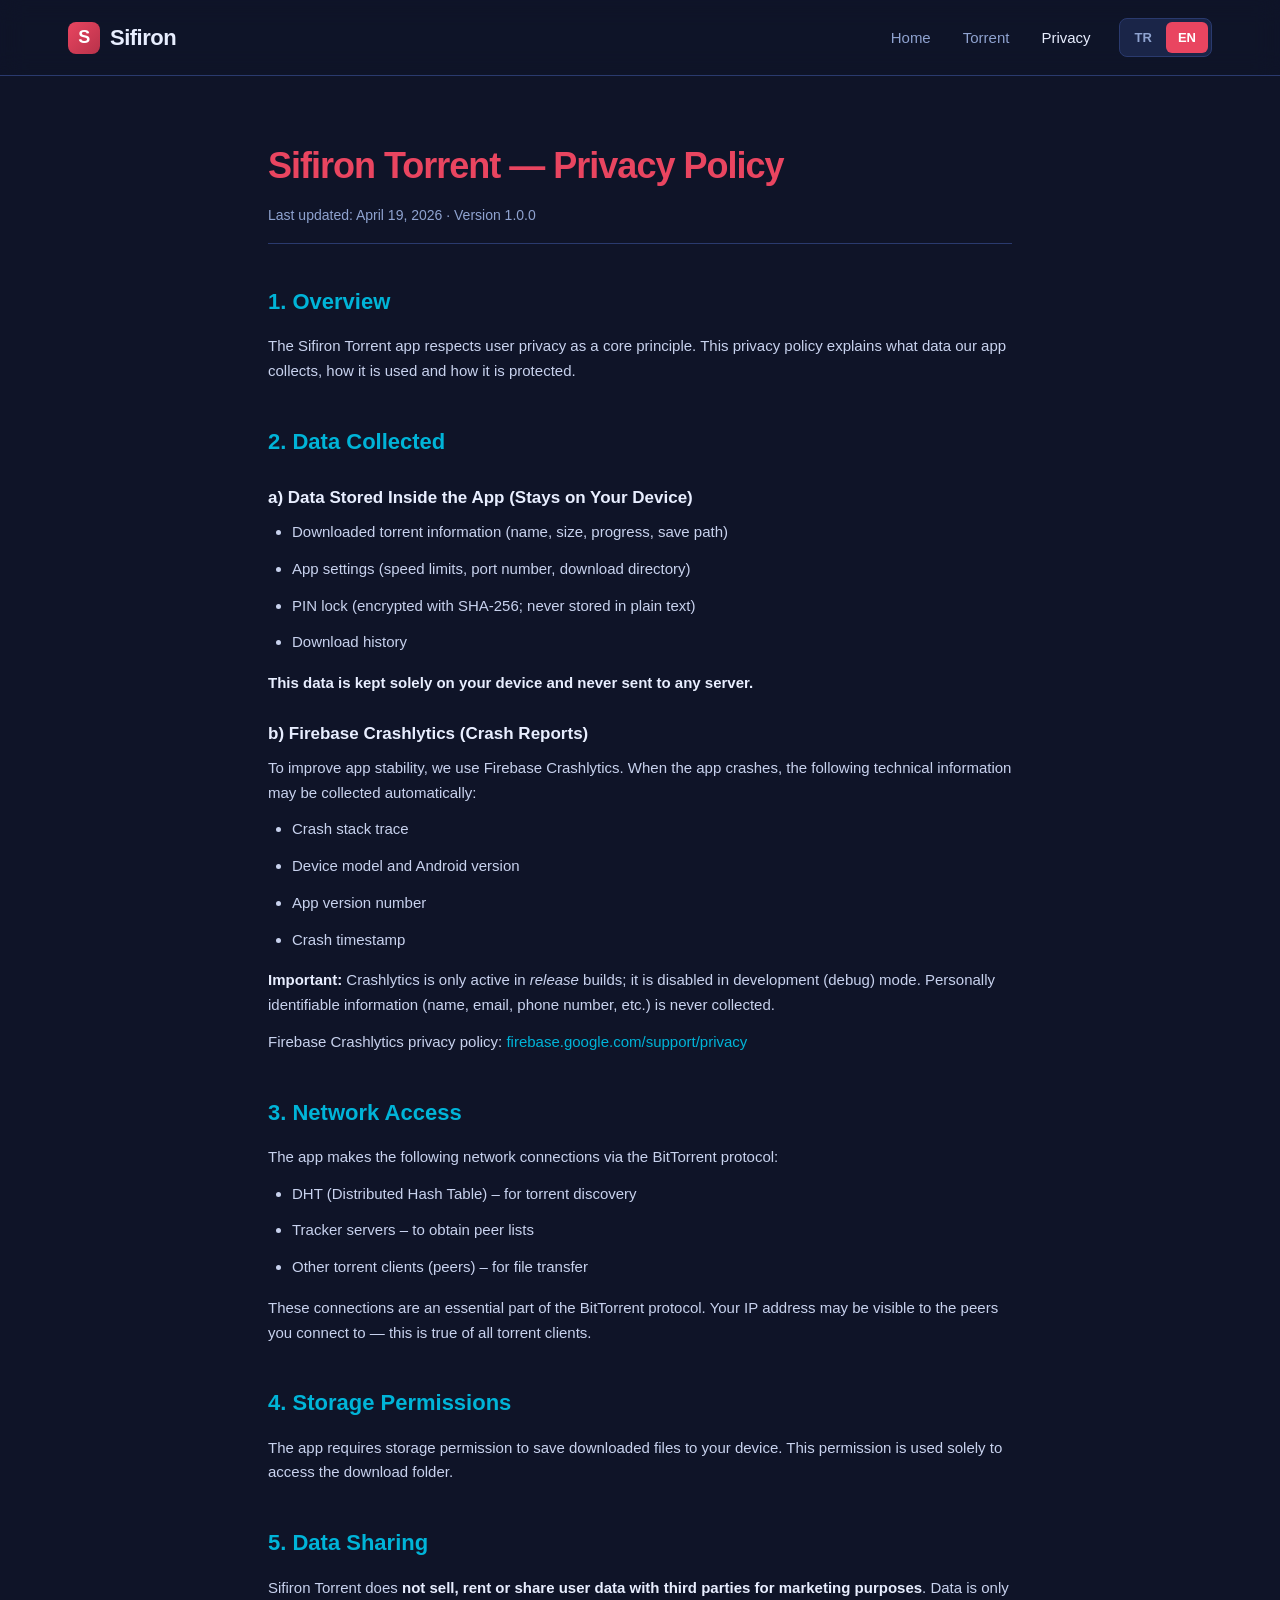
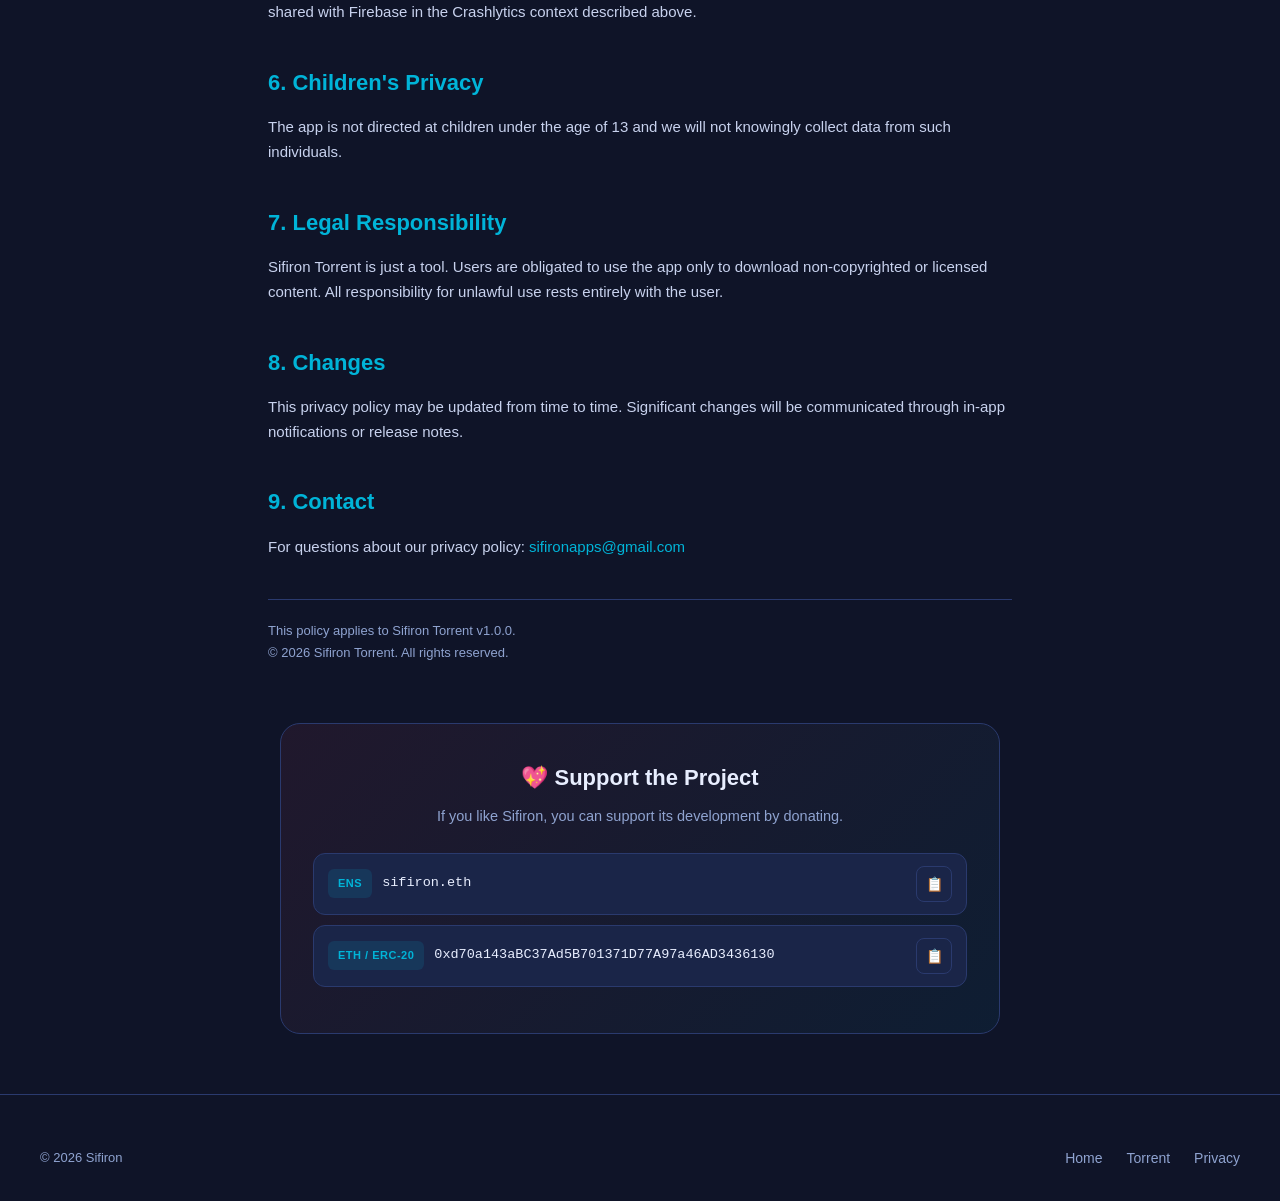
<file: en/privacy/index.html>
<!DOCTYPE html>
<html lang="en">
<head>
<meta charset="UTF-8">
<meta name="viewport" content="width=device-width, initial-scale=1.0">
<meta name="description" content="Privacy policy for Sifiron Torrent app">
<title>Privacy Policy — Sifiron Torrent</title>
<link rel="stylesheet" href="../../assets/style.css">
<link rel="icon" type="image/svg+xml" href="data:image/svg+xml,%3Csvg xmlns='http://www.w3.org/2000/svg' viewBox='0 0 100 100'%3E%3Crect width='100' height='100' rx='22' fill='%23E94560'/%3E%3Ctext x='50' y='65' font-family='Arial' font-size='50' font-weight='900' fill='white' text-anchor='middle'%3ES%3C/text%3E%3C/svg%3E">
</head>
<body>

<header>
  <nav class="nav">
    <a href="/en/" class="logo">
      <span class="logo-mark">S</span>
      <span>Sifiron</span>
    </a>
    <div class="nav-right">
      <ul class="nav-links">
        <li><a href="/en/">Home</a></li>
        <li><a href="/en/torrent/">Torrent</a></li>
        <li><a href="/en/privacy/" class="active">Privacy</a></li>
      </ul>
      <div class="lang-switch">
        <a href="/privacy/">TR</a>
        <a href="/en/privacy/" class="active">EN</a>
      </div>
    </div>
  </nav>
</header>

<main class="doc">
  <h1>Sifiron Torrent — Privacy Policy</h1>
  <div class="meta">Last updated: April 19, 2026 · Version 1.0.0</div>

  <h2>1. Overview</h2>
  <p>
    The Sifiron Torrent app respects user privacy as a core principle.
    This privacy policy explains what data our app collects, how it is
    used and how it is protected.
  </p>

  <h2>2. Data Collected</h2>

  <h3>a) Data Stored Inside the App (Stays on Your Device)</h3>
  <ul>
    <li>Downloaded torrent information (name, size, progress, save path)</li>
    <li>App settings (speed limits, port number, download directory)</li>
    <li>PIN lock (encrypted with SHA-256; never stored in plain text)</li>
    <li>Download history</li>
  </ul>
  <p><strong>This data is kept solely on your device and never sent
     to any server.</strong></p>

  <h3>b) Firebase Crashlytics (Crash Reports)</h3>
  <p>
    To improve app stability, we use Firebase Crashlytics. When the app
    crashes, the following technical information may be collected
    automatically:
  </p>
  <ul>
    <li>Crash stack trace</li>
    <li>Device model and Android version</li>
    <li>App version number</li>
    <li>Crash timestamp</li>
  </ul>
  <p>
    <strong>Important:</strong> Crashlytics is only active in
    <em>release</em> builds; it is disabled in development (debug) mode.
    Personally identifiable information (name, email, phone number, etc.)
    is never collected.
  </p>
  <p>
    Firebase Crashlytics privacy policy:
    <a href="https://firebase.google.com/support/privacy" target="_blank" rel="noopener">
      firebase.google.com/support/privacy
    </a>
  </p>

  <h2>3. Network Access</h2>
  <p>The app makes the following network connections via the BitTorrent protocol:</p>
  <ul>
    <li>DHT (Distributed Hash Table) – for torrent discovery</li>
    <li>Tracker servers – to obtain peer lists</li>
    <li>Other torrent clients (peers) – for file transfer</li>
  </ul>
  <p>
    These connections are an essential part of the BitTorrent protocol.
    Your IP address may be visible to the peers you connect to —
    this is true of all torrent clients.
  </p>

  <h2>4. Storage Permissions</h2>
  <p>
    The app requires storage permission to save downloaded files to your
    device. This permission is used solely to access the download folder.
  </p>

  <h2>5. Data Sharing</h2>
  <p>
    Sifiron Torrent does <strong>not sell, rent or share user data with
    third parties for marketing purposes</strong>. Data is only shared
    with Firebase in the Crashlytics context described above.
  </p>

  <h2>6. Children's Privacy</h2>
  <p>
    The app is not directed at children under the age of 13 and we will
    not knowingly collect data from such individuals.
  </p>

  <h2>7. Legal Responsibility</h2>
  <p>
    Sifiron Torrent is just a tool. Users are obligated to use the app
    only to download non-copyrighted or licensed content.
    All responsibility for unlawful use rests entirely with the user.
  </p>

  <h2>8. Changes</h2>
  <p>
    This privacy policy may be updated from time to time. Significant
    changes will be communicated through in-app notifications or
    release notes.
  </p>

  <h2>9. Contact</h2>
  <p>
    For questions about our privacy policy:
    <a href="mailto:sifironapps@gmail.com">sifironapps@gmail.com</a>
  </p>

  <hr>
  <p style="color:var(--text-mute); font-size:13px;">
    This policy applies to Sifiron Torrent v1.0.0.<br>
    © 2026 Sifiron Torrent. All rights reserved.
  </p>
</main>

<section class="donation">
  <h3>💖 Support the Project</h3>
  <p class="donation-sub">
    If you like Sifiron, you can support its development by donating.
  </p>
  <div class="donation-row">
    <span class="chain">ENS</span>
    <span class="addr">sifiron.eth</span>
    <button class="copy-btn" data-copy="sifiron.eth" title="Copy">📋</button>
  </div>
  <div class="donation-row">
    <span class="chain">ETH / ERC-20</span>
    <span class="addr">0xd70a143aBC37Ad5B701371D77A97a46AD3436130</span>
    <button class="copy-btn" data-copy="0xd70a143aBC37Ad5B701371D77A97a46AD3436130" title="Copy">📋</button>
  </div>
</section>

<footer>
  <div class="footer-content">
    <div class="copyright">© 2026 Sifiron</div>
    <ul class="footer-links">
      <li><a href="/en/">Home</a></li>
      <li><a href="/en/torrent/">Torrent</a></li>
      <li><a href="/en/privacy/">Privacy</a></li>
    </ul>
  </div>
</footer>

<script src="../../assets/copy.js"></script>
</body>
</html>
</file>
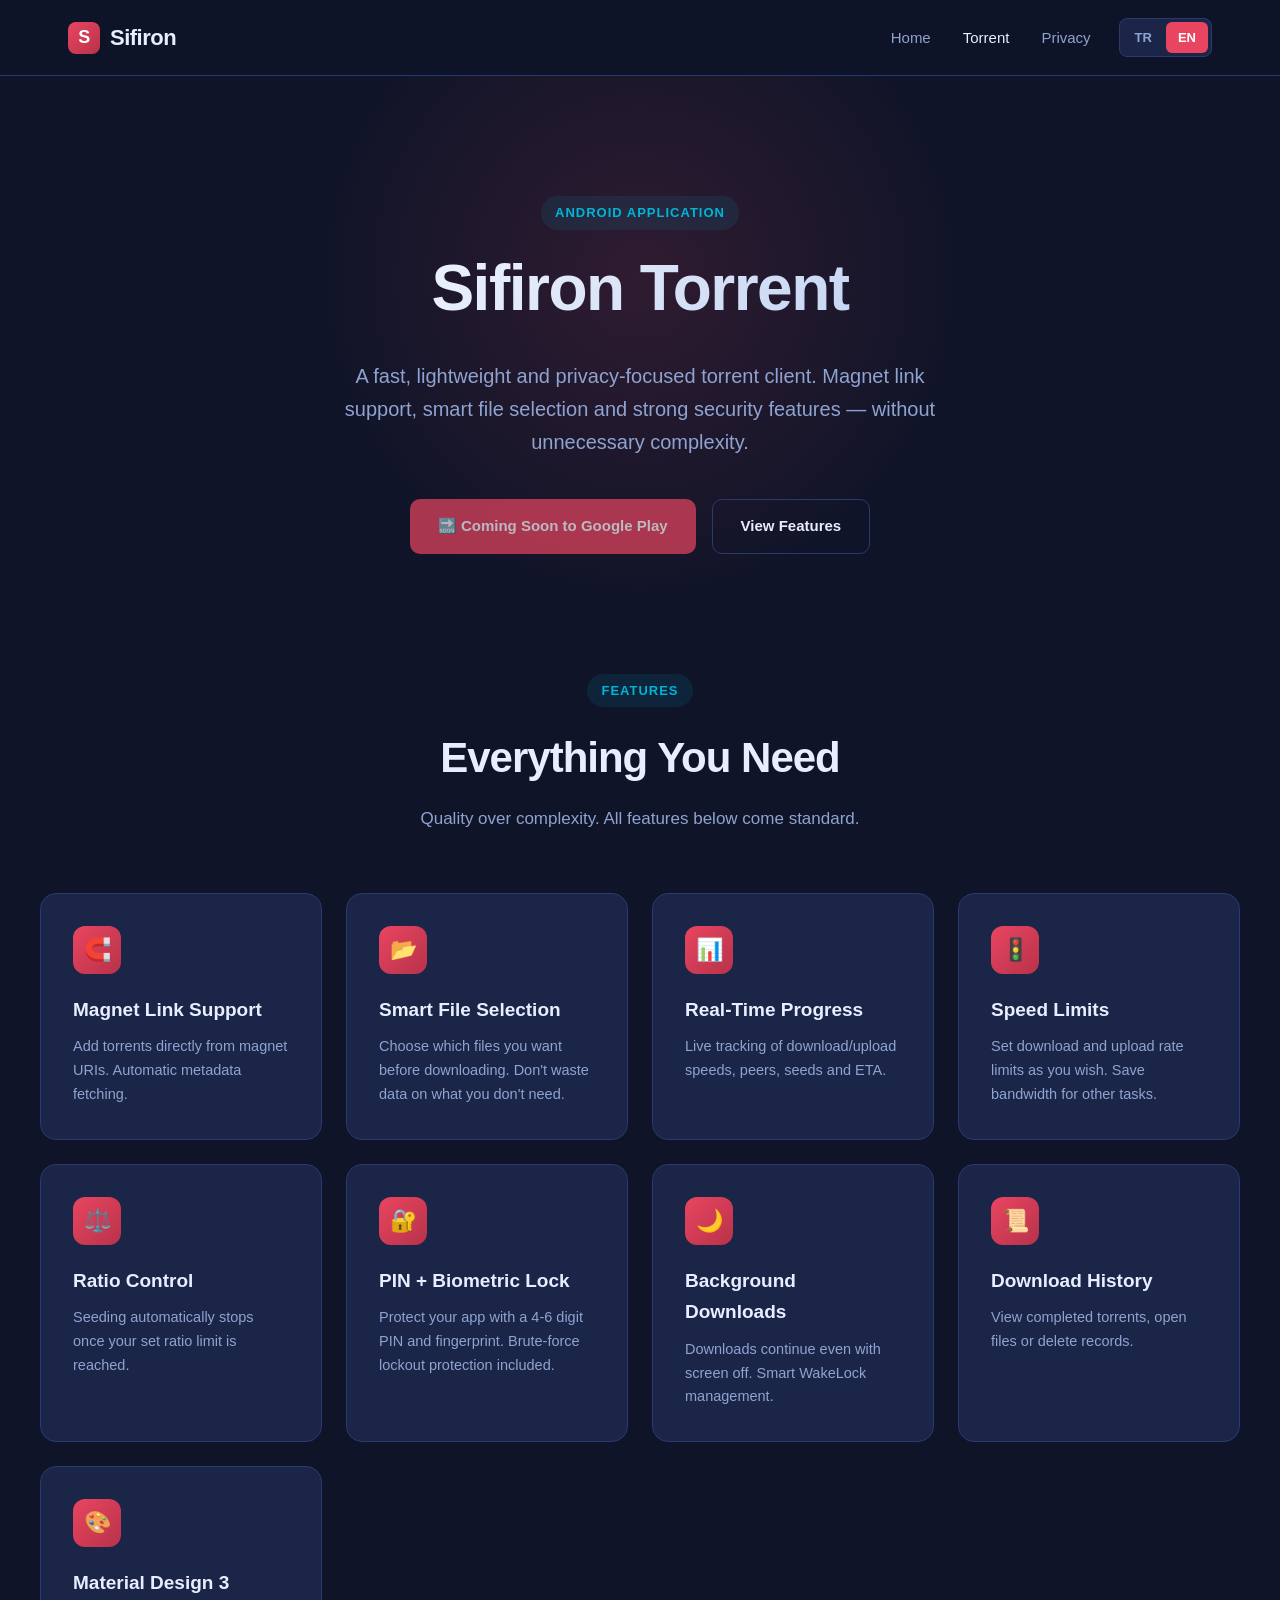
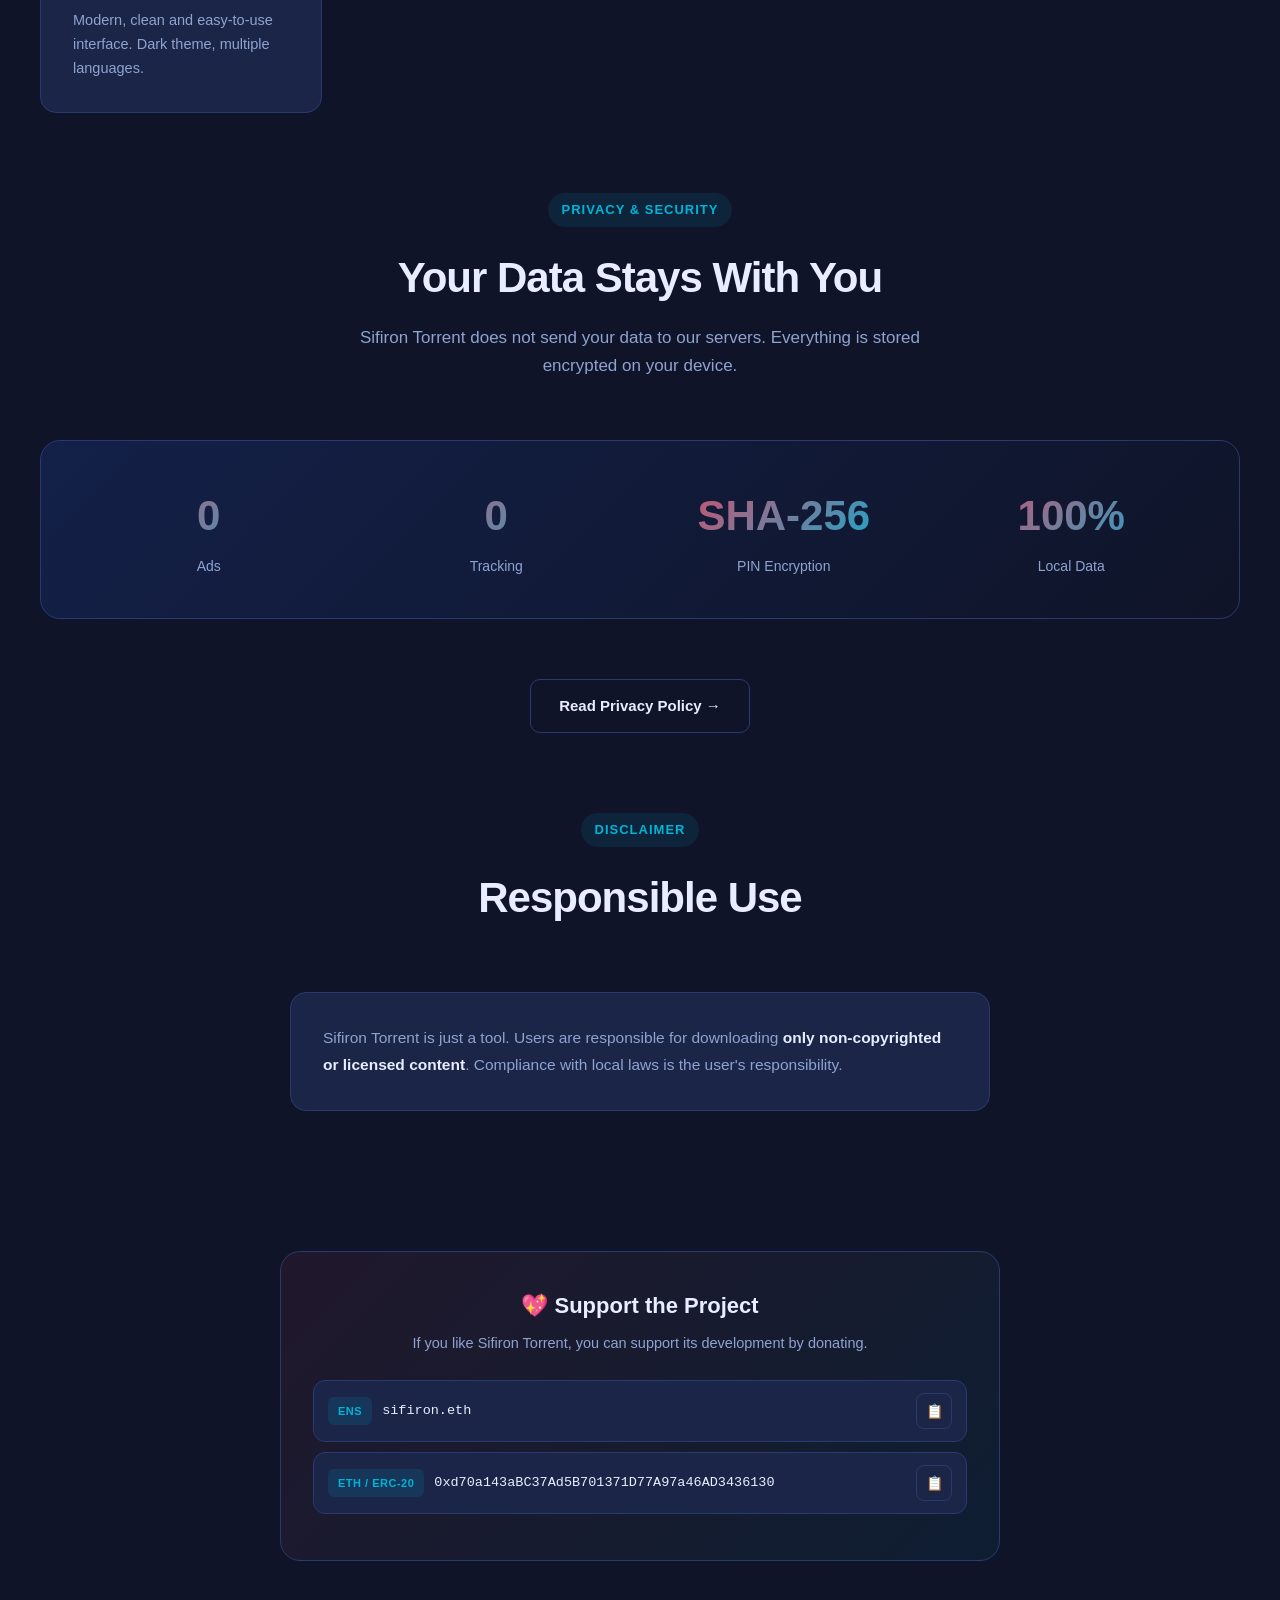
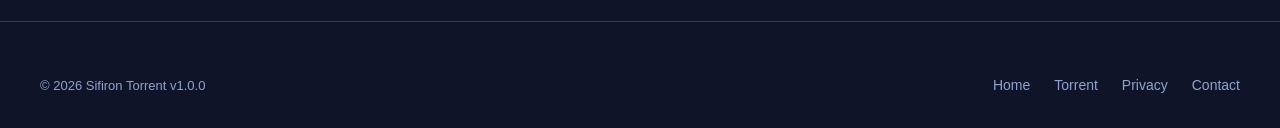
<file: en/torrent/index.html>
<!DOCTYPE html>
<html lang="en">
<head>
<meta charset="UTF-8">
<meta name="viewport" content="width=device-width, initial-scale=1.0">
<meta name="description" content="Sifiron Torrent - Fast, lightweight and secure torrent downloader for Android. Magnet links, file selection, PIN lock.">
<title>Sifiron Torrent — Fast & Secure Torrent Downloader</title>
<link rel="stylesheet" href="../../assets/style.css">
<link rel="icon" type="image/svg+xml" href="data:image/svg+xml,%3Csvg xmlns='http://www.w3.org/2000/svg' viewBox='0 0 100 100'%3E%3Crect width='100' height='100' rx='22' fill='%23E94560'/%3E%3Ctext x='50' y='65' font-family='Arial' font-size='50' font-weight='900' fill='white' text-anchor='middle'%3ES%3C/text%3E%3C/svg%3E">
</head>
<body>

<header>
  <nav class="nav">
    <a href="/en/" class="logo">
      <span class="logo-mark">S</span>
      <span>Sifiron</span>
    </a>
    <div class="nav-right">
      <ul class="nav-links">
        <li><a href="/en/">Home</a></li>
        <li><a href="/en/torrent/" class="active">Torrent</a></li>
        <li><a href="/en/privacy/">Privacy</a></li>
      </ul>
      <div class="lang-switch">
        <a href="/torrent/">TR</a>
        <a href="/en/torrent/" class="active">EN</a>
      </div>
    </div>
  </nav>
</header>

<section class="hero">
  <div class="hero-content">
    <span class="eyebrow" style="display:inline-block; padding:6px 14px;
          background:rgba(0, 180, 216, 0.1); color:var(--accent-2);
          font-size:13px; font-weight:600; letter-spacing:1px;
          text-transform:uppercase; border-radius:100px; margin-bottom:20px;">
      Android Application
    </span>
    <h1>Sifiron Torrent</h1>
    <p>A fast, lightweight and privacy-focused torrent client.
       Magnet link support, smart file selection and strong security
       features — without unnecessary complexity.</p>
    <div class="cta-row">
      <a href="#" class="btn btn-primary" style="opacity:0.7; cursor:not-allowed;">
        🔜 Coming Soon to Google Play
      </a>
      <a href="#features" class="btn btn-ghost">View Features</a>
    </div>
  </div>
</section>

<section id="features" style="padding-top:40px;">
  <div class="container">
    <div class="section-title">
      <span class="eyebrow">Features</span>
      <h2>Everything You Need</h2>
      <p>Quality over complexity. All features below come standard.</p>
    </div>

    <div class="features">
      <div class="feature-card">
        <div class="feature-icon">🧲</div>
        <h3>Magnet Link Support</h3>
        <p>Add torrents directly from magnet URIs.
           Automatic metadata fetching.</p>
      </div>
      <div class="feature-card">
        <div class="feature-icon">📂</div>
        <h3>Smart File Selection</h3>
        <p>Choose which files you want before downloading.
           Don't waste data on what you don't need.</p>
      </div>
      <div class="feature-card">
        <div class="feature-icon">📊</div>
        <h3>Real-Time Progress</h3>
        <p>Live tracking of download/upload speeds, peers, seeds and ETA.</p>
      </div>
      <div class="feature-card">
        <div class="feature-icon">🚦</div>
        <h3>Speed Limits</h3>
        <p>Set download and upload rate limits as you wish.
           Save bandwidth for other tasks.</p>
      </div>
      <div class="feature-card">
        <div class="feature-icon">⚖️</div>
        <h3>Ratio Control</h3>
        <p>Seeding automatically stops once your set ratio limit is reached.</p>
      </div>
      <div class="feature-card">
        <div class="feature-icon">🔐</div>
        <h3>PIN + Biometric Lock</h3>
        <p>Protect your app with a 4-6 digit PIN and fingerprint.
           Brute-force lockout protection included.</p>
      </div>
      <div class="feature-card">
        <div class="feature-icon">🌙</div>
        <h3>Background Downloads</h3>
        <p>Downloads continue even with screen off.
           Smart WakeLock management.</p>
      </div>
      <div class="feature-card">
        <div class="feature-icon">📜</div>
        <h3>Download History</h3>
        <p>View completed torrents, open files or delete records.</p>
      </div>
      <div class="feature-card">
        <div class="feature-icon">🎨</div>
        <h3>Material Design 3</h3>
        <p>Modern, clean and easy-to-use interface.
           Dark theme, multiple languages.</p>
      </div>
    </div>
  </div>
</section>

<section style="padding-top:0;">
  <div class="container">
    <div class="section-title">
      <span class="eyebrow">Privacy & Security</span>
      <h2>Your Data Stays With You</h2>
      <p>Sifiron Torrent does not send your data to our servers.
         Everything is stored encrypted on your device.</p>
    </div>

    <div class="stats">
      <div class="stat-item">
        <div class="stat-num">0</div>
        <div class="stat-label">Ads</div>
      </div>
      <div class="stat-item">
        <div class="stat-num">0</div>
        <div class="stat-label">Tracking</div>
      </div>
      <div class="stat-item">
        <div class="stat-num">SHA-256</div>
        <div class="stat-label">PIN Encryption</div>
      </div>
      <div class="stat-item">
        <div class="stat-num">100%</div>
        <div class="stat-label">Local Data</div>
      </div>
    </div>

    <div style="text-align:center; margin-top:40px;">
      <a href="/en/privacy/" class="btn btn-ghost">Read Privacy Policy →</a>
    </div>
  </div>
</section>

<section style="padding-top:0;">
  <div class="container">
    <div class="section-title">
      <span class="eyebrow">Disclaimer</span>
      <h2>Responsible Use</h2>
    </div>
    <div style="max-width:700px; margin:0 auto; padding:32px;
                background:var(--bg-card); border:1px solid var(--border);
                border-radius:16px;">
      <p style="color:var(--text-mute); font-size:15.5px; line-height:1.7;">
        Sifiron Torrent is just a tool. Users are responsible for
        downloading <strong style="color:var(--text);">only non-copyrighted
        or licensed content</strong>. Compliance with local laws is the
        user's responsibility.
      </p>
    </div>
  </div>
</section>

<section class="donation">
  <h3>💖 Support the Project</h3>
  <p class="donation-sub">
    If you like Sifiron Torrent, you can support its development by donating.
  </p>
  <div class="donation-row">
    <span class="chain">ENS</span>
    <span class="addr">sifiron.eth</span>
    <button class="copy-btn" data-copy="sifiron.eth" title="Copy">📋</button>
  </div>
  <div class="donation-row">
    <span class="chain">ETH / ERC-20</span>
    <span class="addr">0xd70a143aBC37Ad5B701371D77A97a46AD3436130</span>
    <button class="copy-btn" data-copy="0xd70a143aBC37Ad5B701371D77A97a46AD3436130" title="Copy">📋</button>
  </div>
</section>

<footer>
  <div class="footer-content">
    <div class="copyright">© 2026 Sifiron Torrent v1.0.0</div>
    <ul class="footer-links">
      <li><a href="/en/">Home</a></li>
      <li><a href="/en/torrent/">Torrent</a></li>
      <li><a href="/en/privacy/">Privacy</a></li>
      <li><a href="mailto:sifironapps@gmail.com">Contact</a></li>
    </ul>
  </div>
</footer>

<script src="../../assets/copy.js"></script>
</body>
</html>
</file>
<file: assets/style.css>
/* ─── Reset & Base ─────────────────────────────────────────────────── */
* { margin: 0; padding: 0; box-sizing: border-box; }

:root {
  --bg-dark:   #0F1428;
  --bg-mid:    #142350;
  --bg-card:   #1A2548;
  --accent:    #E94560;
  --accent-2:  #00B4D8;
  --text:      #E8EEFF;
  --text-mute: #8FA3D0;
  --border:    #2A3A6E;
  --success:   #28A745;
}

html { scroll-behavior: smooth; }

body {
  font-family: -apple-system, BlinkMacSystemFont, 'Segoe UI', Roboto,
               'Helvetica Neue', Arial, sans-serif;
  background: var(--bg-dark);
  color: var(--text);
  line-height: 1.65;
  min-height: 100vh;
  overflow-x: hidden;
}

a { color: var(--accent-2); text-decoration: none; transition: color .2s; }
a:hover { color: var(--accent); }

img { max-width: 100%; height: auto; display: block; }

/* ─── Header / Navbar ──────────────────────────────────────────────── */
header {
  position: sticky;
  top: 0;
  z-index: 100;
  background: rgba(15, 20, 40, 0.85);
  backdrop-filter: blur(12px);
  border-bottom: 1px solid var(--border);
}

.nav {
  max-width: 1200px;
  margin: 0 auto;
  padding: 18px 28px;
  display: flex;
  justify-content: space-between;
  align-items: center;
}

.logo {
  font-size: 22px;
  font-weight: 800;
  color: var(--text);
  letter-spacing: -0.5px;
  display: flex;
  align-items: center;
  gap: 10px;
}
.logo-mark {
  width: 32px; height: 32px;
  background: linear-gradient(135deg, var(--accent), #b8324a);
  border-radius: 8px;
  display: inline-flex;
  align-items: center;
  justify-content: center;
  color: white;
  font-size: 18px;
  font-weight: 900;
}

.nav-right {
  display: flex;
  align-items: center;
  gap: 28px;
}
.nav-links {
  display: flex;
  gap: 32px;
  list-style: none;
}
.nav-links a {
  color: var(--text-mute);
  font-weight: 500;
  font-size: 15px;
}
.nav-links a:hover, .nav-links a.active {
  color: var(--text);
}

.lang-switch {
  display: flex;
  background: var(--bg-card);
  border: 1px solid var(--border);
  border-radius: 8px;
  padding: 3px;
  gap: 2px;
}
.lang-switch a {
  padding: 5px 12px;
  font-size: 13px;
  font-weight: 600;
  color: var(--text-mute);
  border-radius: 6px;
  transition: all .15s;
}
.lang-switch a.active {
  background: var(--accent);
  color: white;
}
.lang-switch a:not(.active):hover {
  color: var(--text);
}

/* ─── Hero ─────────────────────────────────────────────────────────── */
.hero {
  position: relative;
  padding: 120px 28px 80px;
  text-align: center;
  overflow: hidden;
}
.hero::before {
  content: '';
  position: absolute;
  top: -200px; left: 50%;
  transform: translateX(-50%);
  width: 800px; height: 800px;
  background: radial-gradient(circle, rgba(233, 69, 96, 0.15) 0%, transparent 60%);
  z-index: 0;
}
.hero-content { position: relative; z-index: 1; max-width: 900px; margin: 0 auto; }

.hero h1 {
  font-size: clamp(36px, 6vw, 64px);
  font-weight: 800;
  letter-spacing: -1.5px;
  line-height: 1.2;
  padding-bottom: 0.15em;
  margin-bottom: 24px;
  background: linear-gradient(135deg, #fff 0%, #B4C8F0 100%);
  -webkit-background-clip: text;
  -webkit-text-fill-color: transparent;
  background-clip: text;
}

.hero p {
  font-size: clamp(16px, 2vw, 20px);
  color: var(--text-mute);
  max-width: 640px;
  margin: 0 auto 40px;
}

.cta-row {
  display: flex; gap: 16px;
  justify-content: center; flex-wrap: wrap;
}

.btn {
  display: inline-flex;
  align-items: center;
  gap: 10px;
  padding: 14px 28px;
  border-radius: 10px;
  font-weight: 600;
  font-size: 15px;
  text-decoration: none;
  transition: all .2s;
  border: none;
  cursor: pointer;
}
.btn-primary {
  background: var(--accent);
  color: white;
}
.btn-primary:hover {
  background: #d63854;
  color: white;
  transform: translateY(-2px);
  box-shadow: 0 8px 20px rgba(233, 69, 96, 0.3);
}
.btn-ghost {
  background: transparent;
  color: var(--text);
  border: 1px solid var(--border);
}
.btn-ghost:hover {
  border-color: var(--accent-2);
  color: var(--accent-2);
}

/* ─── Sections ─────────────────────────────────────────────────────── */
section {
  padding: 80px 28px;
}
.container {
  max-width: 1200px;
  margin: 0 auto;
}

.section-title {
  text-align: center;
  margin-bottom: 60px;
}
.section-title .eyebrow {
  display: inline-block;
  padding: 6px 14px;
  background: rgba(0, 180, 216, 0.1);
  color: var(--accent-2);
  font-size: 13px;
  font-weight: 600;
  letter-spacing: 1px;
  text-transform: uppercase;
  border-radius: 100px;
  margin-bottom: 16px;
}
.section-title h2 {
  font-size: clamp(28px, 4vw, 42px);
  font-weight: 800;
  letter-spacing: -1px;
  margin-bottom: 12px;
}
.section-title p {
  color: var(--text-mute);
  font-size: 17px;
  max-width: 600px;
  margin: 0 auto;
}

/* ─── Feature Grid ─────────────────────────────────────────────────── */
.features {
  display: grid;
  grid-template-columns: repeat(auto-fit, minmax(280px, 1fr));
  gap: 24px;
}
.feature-card {
  padding: 32px;
  background: var(--bg-card);
  border: 1px solid var(--border);
  border-radius: 16px;
  transition: all .25s;
}
.feature-card:hover {
  transform: translateY(-4px);
  border-color: var(--accent-2);
  box-shadow: 0 12px 30px rgba(0, 0, 0, 0.3);
}
.feature-icon {
  width: 48px; height: 48px;
  background: linear-gradient(135deg, var(--accent), #b8324a);
  border-radius: 12px;
  display: flex;
  align-items: center;
  justify-content: center;
  font-size: 22px;
  margin-bottom: 20px;
}
.feature-card h3 {
  font-size: 19px;
  font-weight: 700;
  margin-bottom: 10px;
}
.feature-card p {
  color: var(--text-mute);
  font-size: 14.5px;
}

/* ─── Stats / Highlight ────────────────────────────────────────────── */
.stats {
  display: grid;
  grid-template-columns: repeat(auto-fit, minmax(180px, 1fr));
  gap: 32px;
  margin: 60px 0;
  padding: 40px;
  background: linear-gradient(135deg, rgba(20, 35, 80, 0.8), rgba(15, 20, 40, 0.8));
  border: 1px solid var(--border);
  border-radius: 20px;
}
.stat-item { text-align: center; }
.stat-num {
  font-size: 42px;
  font-weight: 800;
  background: linear-gradient(135deg, var(--accent), var(--accent-2));
  -webkit-background-clip: text;
  -webkit-text-fill-color: transparent;
  margin-bottom: 4px;
}
.stat-label {
  color: var(--text-mute);
  font-size: 14px;
  font-weight: 500;
}

/* ─── Donation Section ────────────────────────────────────────────── */
.donation {
  max-width: 720px;
  margin: 60px auto 40px;
  padding: 36px 32px;
  background: linear-gradient(135deg, rgba(233, 69, 96, 0.08), rgba(0, 180, 216, 0.06));
  border: 1px solid var(--border);
  border-radius: 20px;
  text-align: center;
}
.donation h3 {
  font-size: 22px;
  font-weight: 700;
  margin-bottom: 8px;
  display: inline-flex;
  align-items: center;
  gap: 10px;
}
.donation .donation-sub {
  color: var(--text-mute);
  font-size: 14.5px;
  margin-bottom: 24px;
}
.donation-row {
  display: flex;
  align-items: center;
  gap: 10px;
  background: var(--bg-card);
  border: 1px solid var(--border);
  border-radius: 12px;
  padding: 12px 14px;
  margin-bottom: 10px;
  transition: border-color .15s;
}
.donation-row:hover { border-color: var(--accent-2); }
.donation-row .chain {
  display: inline-block;
  padding: 5px 10px;
  background: rgba(0, 180, 216, 0.12);
  color: var(--accent-2);
  font-size: 11px;
  font-weight: 700;
  letter-spacing: 0.5px;
  border-radius: 6px;
  white-space: nowrap;
  flex-shrink: 0;
}
.donation-row .addr {
  flex: 1;
  font-family: 'Consolas', 'Menlo', monospace;
  font-size: 13.5px;
  color: var(--text);
  text-align: left;
  overflow: hidden;
  text-overflow: ellipsis;
  white-space: nowrap;
  user-select: all;
}
.donation-row .copy-btn {
  background: transparent;
  border: 1px solid var(--border);
  color: var(--text-mute);
  width: 36px;
  height: 36px;
  border-radius: 8px;
  cursor: pointer;
  display: flex;
  align-items: center;
  justify-content: center;
  flex-shrink: 0;
  transition: all .15s;
  font-size: 14px;
}
.donation-row .copy-btn:hover {
  background: var(--accent);
  color: white;
  border-color: var(--accent);
}
.donation-row .copy-btn.copied {
  background: var(--success);
  color: white;
  border-color: var(--success);
}

@media (max-width: 600px) {
  .donation { padding: 26px 18px; }
  .donation-row { flex-wrap: wrap; }
  .donation-row .addr { font-size: 12px; flex-basis: 100%; order: 3; }
}

/* ─── Footer ───────────────────────────────────────────────────────── */
footer {
  padding: 50px 28px 30px;
  border-top: 1px solid var(--border);
  margin-top: 60px;
}
.footer-content {
  max-width: 1200px;
  margin: 0 auto;
  display: flex;
  flex-wrap: wrap;
  gap: 24px;
  justify-content: space-between;
  align-items: center;
}
.footer-links {
  display: flex;
  gap: 24px;
  list-style: none;
}
.footer-links a {
  color: var(--text-mute);
  font-size: 14px;
}
.copyright {
  color: var(--text-mute);
  font-size: 13px;
}

/* ─── Document Pages (privacy etc.) ────────────────────────────────── */
.doc {
  max-width: 800px;
  margin: 60px auto;
  padding: 0 28px;
}
.doc h1 {
  font-size: 36px;
  font-weight: 800;
  letter-spacing: -1px;
  margin-bottom: 8px;
  color: var(--accent);
}
.doc .meta {
  color: var(--text-mute);
  font-size: 14px;
  padding-bottom: 16px;
  margin-bottom: 32px;
  border-bottom: 1px solid var(--border);
}
.doc h2 {
  font-size: 22px;
  font-weight: 700;
  margin-top: 40px;
  margin-bottom: 14px;
  color: var(--accent-2);
}
.doc h3 {
  font-size: 17px;
  font-weight: 600;
  margin-top: 24px;
  margin-bottom: 8px;
}
.doc p, .doc li {
  color: #C8D2EE;
  font-size: 15px;
  margin-bottom: 12px;
}
.doc ul, .doc ol {
  padding-left: 24px;
  margin-bottom: 16px;
}
.doc strong { color: var(--text); }
.doc hr {
  border: none;
  border-top: 1px solid var(--border);
  margin: 40px 0 20px;
}

/* ─── App Showcase ─────────────────────────────────────────────────── */
.showcase {
  display: grid;
  grid-template-columns: 1fr 1fr;
  gap: 60px;
  align-items: center;
  margin-bottom: 60px;
}
.showcase-text h2 {
  font-size: 36px;
  font-weight: 800;
  letter-spacing: -1px;
  margin-bottom: 20px;
}
.showcase-text p {
  color: var(--text-mute);
  font-size: 16px;
  margin-bottom: 16px;
}
.showcase-img {
  display: flex;
  justify-content: center;
}
.showcase-img img {
  max-height: 500px;
  border-radius: 24px;
  box-shadow: 0 30px 60px rgba(0, 0, 0, 0.5);
  border: 1px solid var(--border);
}

@media (max-width: 768px) {
  .showcase { grid-template-columns: 1fr; }
  .nav-links { gap: 18px; }
  .nav-links a { font-size: 14px; }
  .hero { padding: 80px 20px 60px; }
  section { padding: 60px 20px; }
}
</file>
